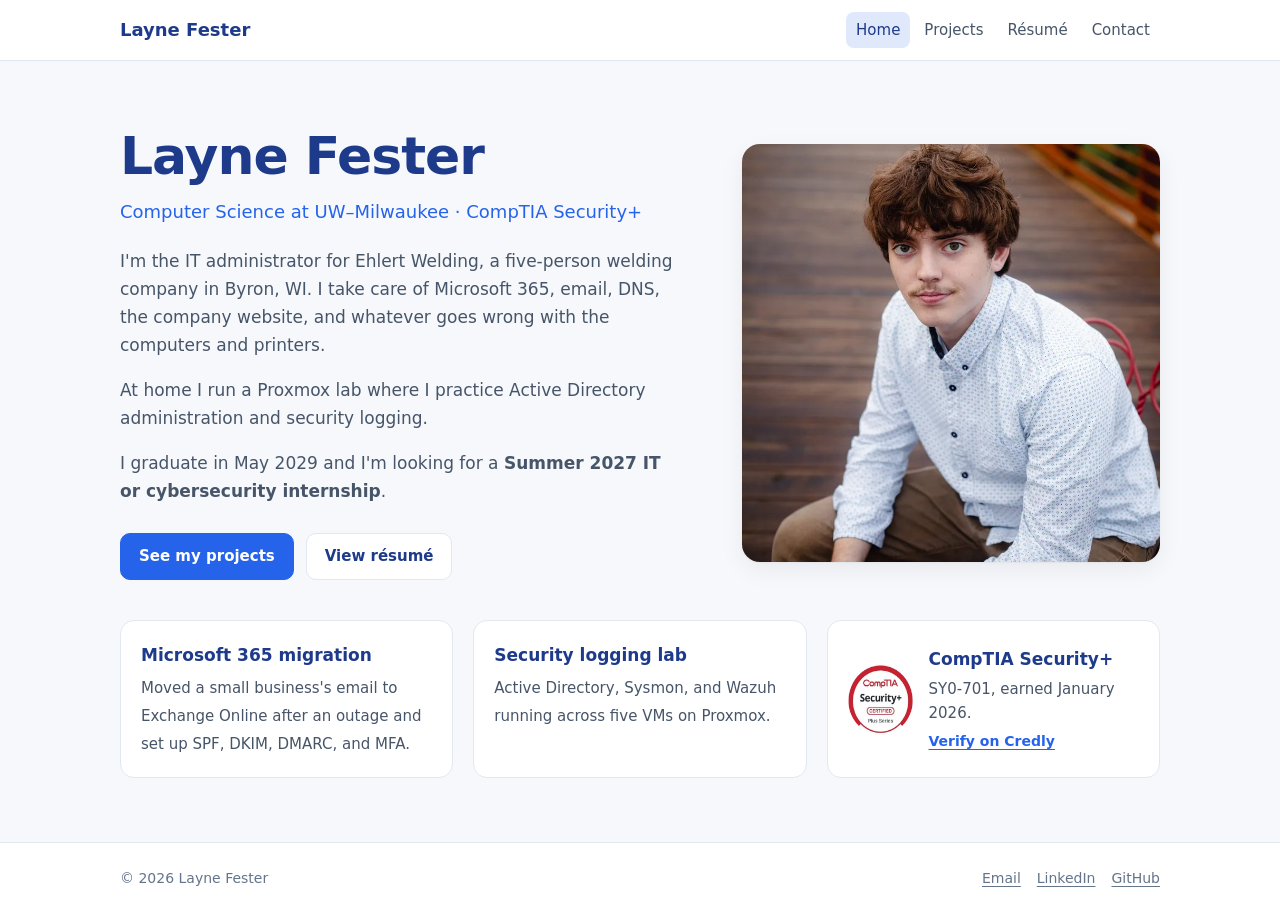
<file: index.html>
<!DOCTYPE html>
<html lang="en">
<head>
  <meta charset="UTF-8">
  <meta name="viewport" content="width=device-width, initial-scale=1">
  <meta http-equiv="Content-Security-Policy" content="default-src 'self'; img-src 'self' data:; style-src 'self'; script-src 'none'; object-src 'none'; base-uri 'self'; form-action 'none'; upgrade-insecure-requests">
  <meta name="referrer" content="strict-origin-when-cross-origin">
  <title>Layne Fester | IT and Cybersecurity</title>
  <meta name="description" content="Layne Fester is a UW–Milwaukee Computer Science student and CompTIA Security+ holder who runs IT for a small welding business. Seeking a Summer 2027 IT or cybersecurity internship.">
  <link rel="canonical" href="https://www.laynefester.me/">
  <meta property="og:type" content="website">
  <meta property="og:site_name" content="Layne Fester">
  <meta property="og:title" content="Layne Fester | IT and Cybersecurity">
  <meta property="og:description" content="Layne Fester is a UW–Milwaukee Computer Science student and CompTIA Security+ holder who runs IT for a small welding business. Seeking a Summer 2027 IT or cybersecurity internship.">
  <meta property="og:url" content="https://www.laynefester.me/">
  <meta property="og:image" content="https://www.laynefester.me/assets/layne-fester-portrait.jpg">
  <meta name="twitter:card" content="summary">
  <meta name="color-scheme" content="light dark">
  <link rel="icon" href="/tabicon.png" type="image/png">
  <link rel="stylesheet" href="/assets/site.css">
</head>
<body>
  <a class="skip-link" href="#main">Skip to content</a>
  <header class="site-header">
    <div class="container">
      <a class="site-name" href="/">Layne Fester</a>
      <nav class="site-nav" aria-label="Main">
        <a class="nav-link" href="/" aria-current="page">Home</a>
        <a class="nav-link" href="/projects/">Projects</a>
        <a class="nav-link" href="/resume/">Résumé</a>
        <a class="nav-link" href="/contact/">Contact</a>
      </nav>
    </div>
  </header>

  <main id="main">
    <section class="hero">
      <div class="container">
        <div>
          <h1>Layne Fester</h1>
          <p class="subtitle"><span>Computer Science at UW–Milwaukee</span><span class="sep" aria-hidden="true"> &middot; </span><span>CompTIA Security+</span></p>
          <p>I'm the IT administrator for Ehlert Welding, a five-person welding company in Byron, WI. I take care of Microsoft 365, email, DNS, the company website, and whatever goes wrong with the computers and printers.</p>
          <p>At home I run a Proxmox lab where I practice Active Directory administration and security logging.</p>
          <p>I graduate in May 2029 and I'm looking for a <strong>Summer 2027 IT or cybersecurity internship</strong>.</p>
          <div class="btn-row">
            <a class="btn" href="/projects/">See my projects</a>
            <a class="btn btn--secondary" href="/resume/">View résumé</a>
          </div>
        </div>
        <picture class="hero-photo">
          <source srcset="/assets/layne-fester-portrait.webp" type="image/webp">
          <img src="/assets/layne-fester-portrait.jpg" width="800" height="794" alt="Portrait of Layne Fester">
        </picture>
      </div>
    </section>

    <section class="container" aria-label="Highlights">
      <ul class="highlights">
        <li><strong>Microsoft 365 migration</strong><span>Moved a small business's email to Exchange Online after an outage and set up SPF, DKIM, DMARC, and MFA.</span></li>
        <li><strong>Security logging lab</strong><span>Active Directory, Sysmon, and Wazuh running across five VMs on Proxmox.</span></li>
        <li class="highlight-badge">
          <picture>
            <source srcset="/assets/security-plus-badge.webp" type="image/webp">
            <img src="/assets/security-plus-badge.png" width="72" height="72" alt="CompTIA Security+ certified badge">
          </picture>
          <div><strong>CompTIA Security+</strong><span>SY0-701, earned January 2026.</span><a class="verify-link" href="https://www.credly.com/badges/3c19a460-5602-424e-b7bb-fce5c89a411a/public_url" target="_blank" rel="noopener noreferrer">Verify on Credly</a></div>
        </li>
      </ul>
    </section>
  </main>

  <footer class="site-footer">
    <div class="container">
      <span>&copy; 2026 Layne Fester</span>
      <nav aria-label="Elsewhere">
        <a href="&#109;&#97;&#105;&#108;&#116;&#111;&#58;&#108;&#100;&#102;&#101;&#115;&#116;&#101;&#114;&#64;&#117;&#119;&#109;&#46;&#101;&#100;&#117;">Email</a>
        <a href="https://www.linkedin.com/in/layne-fester/" target="_blank" rel="noopener noreferrer">LinkedIn</a>
        <a href="https://github.com/rak-dev0" target="_blank" rel="noopener noreferrer">GitHub</a>
      </nav>
    </div>
  </footer>
</body>
</html>
</file>
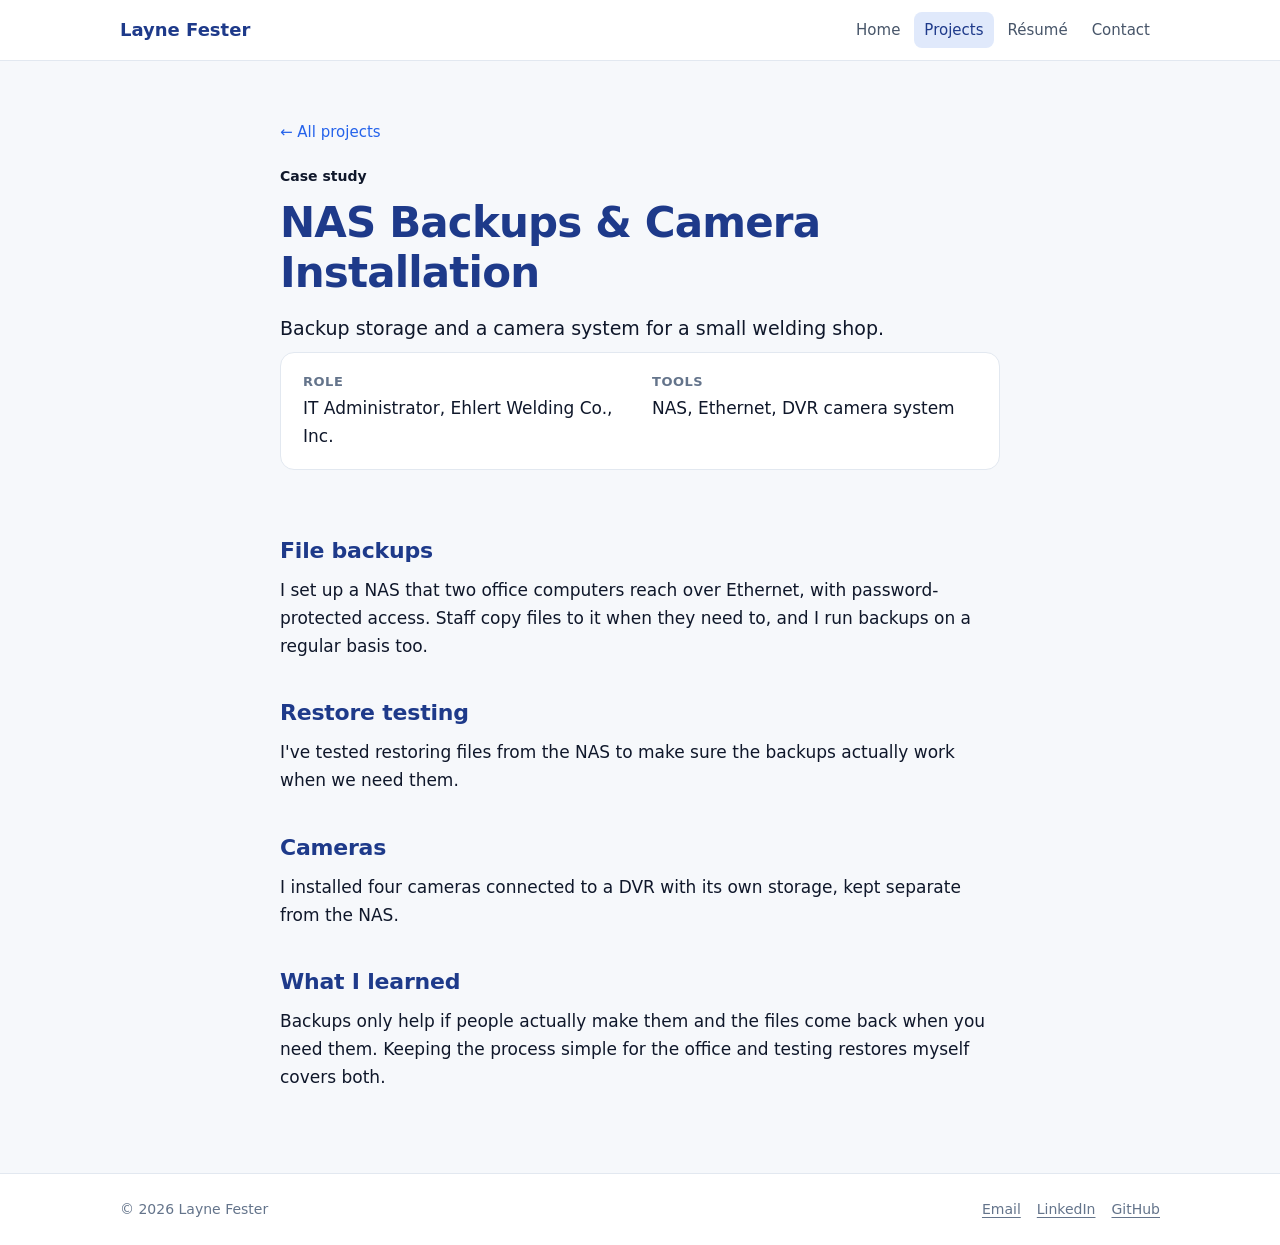
<file: camera-nas/index.html>
<!DOCTYPE html>
<html lang="en">
<head>
  <meta charset="UTF-8">
  <meta name="viewport" content="width=device-width, initial-scale=1">
  <meta http-equiv="Content-Security-Policy" content="default-src 'self'; img-src 'self' data:; style-src 'self'; script-src 'none'; object-src 'none'; base-uri 'self'; form-action 'none'; upgrade-insecure-requests">
  <meta name="referrer" content="strict-origin-when-cross-origin">
  <title>NAS Backups &amp; Camera Installation | Layne Fester</title>
  <meta name="description" content="NAS file backups for two office computers, restore testing, and a four-camera DVR installation for a small welding business.">
  <link rel="canonical" href="https://www.laynefester.me/camera-nas/">
  <meta property="og:type" content="website">
  <meta property="og:site_name" content="Layne Fester">
  <meta property="og:title" content="NAS Backups &amp; Camera Installation | Layne Fester">
  <meta property="og:description" content="NAS file backups for two office computers, restore testing, and a four-camera DVR installation for a small welding business.">
  <meta property="og:url" content="https://www.laynefester.me/camera-nas/">
  <meta property="og:image" content="https://www.laynefester.me/assets/layne-fester-portrait.jpg">
  <meta name="twitter:card" content="summary">
  <meta name="color-scheme" content="light dark">
  <link rel="icon" href="/tabicon.png" type="image/png">
  <link rel="stylesheet" href="/assets/site.css">
</head>
<body>
  <a class="skip-link" href="#main">Skip to content</a>
  <header class="site-header">
    <div class="container">
      <a class="site-name" href="/">Layne Fester</a>
      <nav class="site-nav" aria-label="Main">
        <a class="nav-link" href="/">Home</a>
        <a class="nav-link" href="/projects/" aria-current="page">Projects</a>
        <a class="nav-link" href="/resume/">Résumé</a>
        <a class="nav-link" href="/contact/">Contact</a>
      </nav>
    </div>
  </header>

  <main id="main">
    <article class="container container--narrow article">
      <header class="page-head">
        <a class="back-link" href="/projects/">&larr; All projects</a>
        <p class="eyebrow">Case study</p>
        <h1>NAS Backups &amp; Camera Installation</h1>
        <p class="lede">Backup storage and a camera system for a small welding shop.</p>
        <dl class="glance">
          <div><dt>Role</dt><dd>IT Administrator, Ehlert Welding Co., Inc.</dd></div>
          <div><dt>Tools</dt><dd>NAS, Ethernet, DVR camera system</dd></div>
        </dl>
      </header>

      <h2>File backups</h2>
      <p>I set up a NAS that two office computers reach over Ethernet, with password-protected access. Staff copy files to it when they need to, and I run backups on a regular basis too.</p>

      <h2>Restore testing</h2>
      <p>I've tested restoring files from the NAS to make sure the backups actually work when we need them.</p>

      <h2>Cameras</h2>
      <p>I installed four cameras connected to a DVR with its own storage, kept separate from the NAS.</p>

      <h2>What I learned</h2>
      <p>Backups only help if people actually make them and the files come back when you need them. Keeping the process simple for the office and testing restores myself covers both.</p>
    </article>
  </main>

  <footer class="site-footer">
    <div class="container">
      <span>&copy; 2026 Layne Fester</span>
      <nav aria-label="Elsewhere">
        <a href="&#109;&#97;&#105;&#108;&#116;&#111;&#58;&#108;&#100;&#102;&#101;&#115;&#116;&#101;&#114;&#64;&#117;&#119;&#109;&#46;&#101;&#100;&#117;">Email</a>
        <a href="https://www.linkedin.com/in/layne-fester/" target="_blank" rel="noopener noreferrer">LinkedIn</a>
        <a href="https://github.com/rak-dev0" target="_blank" rel="noopener noreferrer">GitHub</a>
      </nav>
    </div>
  </footer>
</body>
</html>
</file>
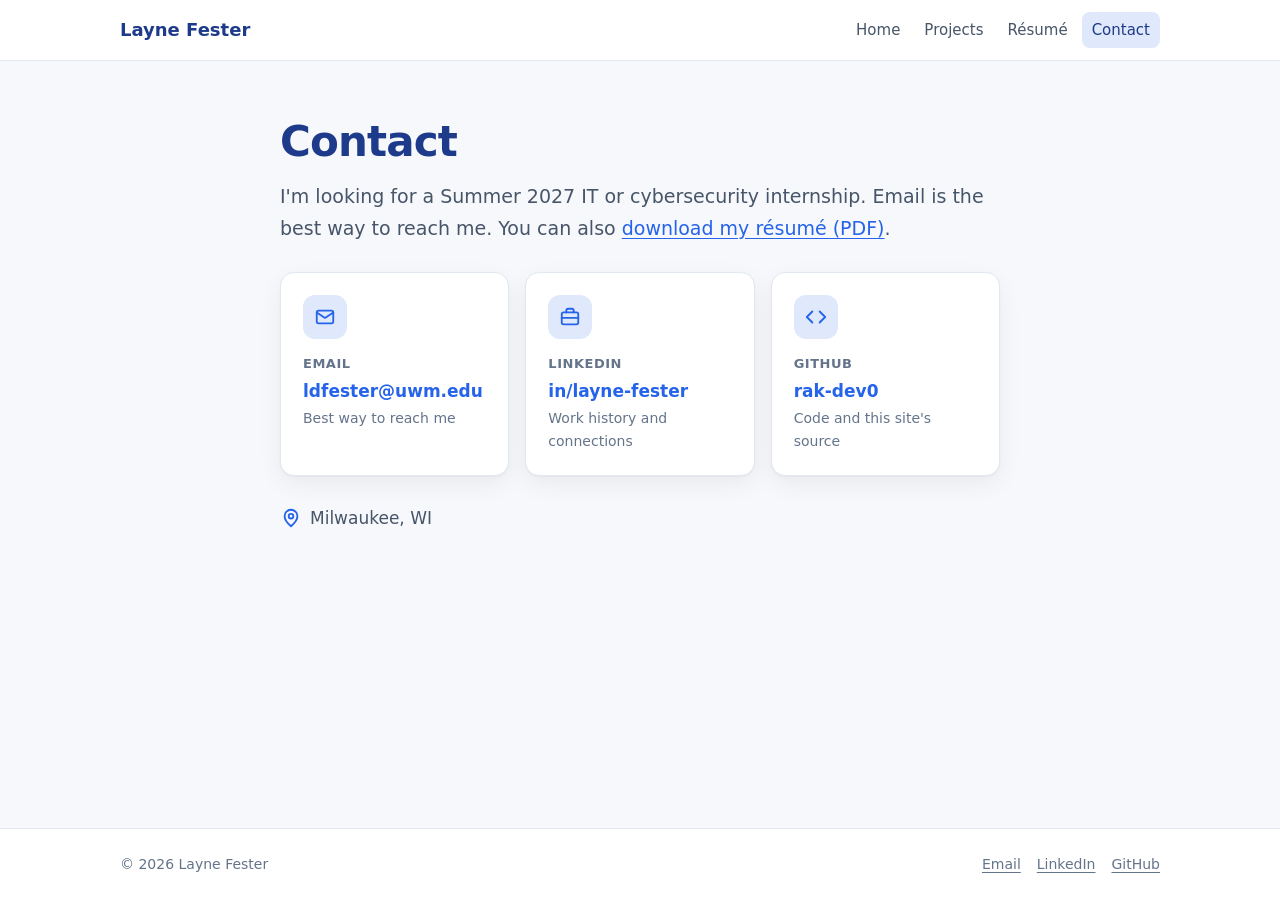
<file: contact/index.html>
<!DOCTYPE html>
<html lang="en">
<head>
  <meta charset="UTF-8">
  <meta name="viewport" content="width=device-width, initial-scale=1">
  <meta http-equiv="Content-Security-Policy" content="default-src 'self'; img-src 'self' data:; style-src 'self'; script-src 'none'; object-src 'none'; base-uri 'self'; form-action 'none'; upgrade-insecure-requests">
  <meta name="referrer" content="strict-origin-when-cross-origin">
  <title>Contact | Layne Fester</title>
  <meta name="description" content="Contact Layne Fester about Summer 2027 IT and cybersecurity internships by email, LinkedIn, or GitHub.">
  <link rel="canonical" href="https://www.laynefester.me/contact/">
  <meta property="og:type" content="website">
  <meta property="og:site_name" content="Layne Fester">
  <meta property="og:title" content="Contact | Layne Fester">
  <meta property="og:description" content="Contact Layne Fester about Summer 2027 IT and cybersecurity internships by email, LinkedIn, or GitHub.">
  <meta property="og:url" content="https://www.laynefester.me/contact/">
  <meta property="og:image" content="https://www.laynefester.me/assets/layne-fester-portrait.jpg">
  <meta name="twitter:card" content="summary">
  <meta name="color-scheme" content="light dark">
  <link rel="icon" href="/tabicon.png" type="image/png">
  <link rel="stylesheet" href="/assets/site.css">
</head>
<body>
  <a class="skip-link" href="#main">Skip to content</a>
  <header class="site-header">
    <div class="container">
      <a class="site-name" href="/">Layne Fester</a>
      <nav class="site-nav" aria-label="Main">
        <a class="nav-link" href="/">Home</a>
        <a class="nav-link" href="/projects/">Projects</a>
        <a class="nav-link" href="/resume/">Résumé</a>
        <a class="nav-link" href="/contact/" aria-current="page">Contact</a>
      </nav>
    </div>
  </header>

  <main id="main">
    <div class="container container--narrow">
      <header class="page-head">
        <h1>Contact</h1>
        <p class="lede">I'm looking for a Summer 2027 IT or cybersecurity internship. Email is the best way to reach me. You can also <a href="/assets/Layne-Fester-Resume.pdf" download>download my résumé (PDF)</a>.</p>
      </header>

      <div class="contact-list">
        <a class="card contact-card" href="&#109;&#97;&#105;&#108;&#116;&#111;&#58;&#108;&#100;&#102;&#101;&#115;&#116;&#101;&#114;&#64;&#117;&#119;&#109;&#46;&#101;&#100;&#117;">
          <span class="icon-tile"><svg class="icon" viewBox="0 0 24 24" width="22" height="22" fill="none" stroke="currentColor" stroke-width="2" stroke-linecap="round" stroke-linejoin="round" aria-hidden="true" focusable="false"><rect x="3" y="5" width="18" height="14" rx="2"/><path d="m3 7 9 6 9-6"/></svg></span>
          <span class="contact-text">
            <span class="label">Email</span>
            <span class="value">&#108;&#100;&#102;&#101;&#115;&#116;&#101;&#114;&#64;&#117;&#119;&#109;&#46;&#101;&#100;&#117;</span>
            <span class="hint">Best way to reach me</span>
          </span>
        </a>
        <a class="card contact-card" href="https://www.linkedin.com/in/layne-fester/" target="_blank" rel="noopener noreferrer">
          <span class="icon-tile"><svg class="icon" viewBox="0 0 24 24" width="22" height="22" fill="none" stroke="currentColor" stroke-width="2" stroke-linecap="round" stroke-linejoin="round" aria-hidden="true" focusable="false"><rect x="3" y="7" width="18" height="13" rx="2"/><path d="M8 7V5a2 2 0 0 1 2-2h4a2 2 0 0 1 2 2v2"/><path d="M3 13h18"/></svg></span>
          <span class="contact-text">
            <span class="label">LinkedIn</span>
            <span class="value">in/layne-fester</span>
            <span class="hint">Work history and connections</span>
          </span>
        </a>
        <a class="card contact-card" href="https://github.com/rak-dev0" target="_blank" rel="noopener noreferrer">
          <span class="icon-tile"><svg class="icon" viewBox="0 0 24 24" width="22" height="22" fill="none" stroke="currentColor" stroke-width="2" stroke-linecap="round" stroke-linejoin="round" aria-hidden="true" focusable="false"><path d="m16 18 6-6-6-6"/><path d="m8 6-6 6 6 6"/></svg></span>
          <span class="contact-text">
            <span class="label">GitHub</span>
            <span class="value">rak-dev0</span>
            <span class="hint">Code and this site's source</span>
          </span>
        </a>
      </div>

      <p class="location"><svg class="icon" viewBox="0 0 24 24" width="22" height="22" fill="none" stroke="currentColor" stroke-width="2" stroke-linecap="round" stroke-linejoin="round" aria-hidden="true" focusable="false"><path d="M12 21s-7-6.2-7-11a7 7 0 0 1 14 0c0 4.8-7 11-7 11z"/><circle cx="12" cy="10" r="2.5"/></svg><span>Milwaukee, WI</span></p>
    </div>
  </main>

  <footer class="site-footer">
    <div class="container">
      <span>&copy; 2026 Layne Fester</span>
      <nav aria-label="Elsewhere">
        <a href="&#109;&#97;&#105;&#108;&#116;&#111;&#58;&#108;&#100;&#102;&#101;&#115;&#116;&#101;&#114;&#64;&#117;&#119;&#109;&#46;&#101;&#100;&#117;">Email</a>
        <a href="https://www.linkedin.com/in/layne-fester/" target="_blank" rel="noopener noreferrer">LinkedIn</a>
        <a href="https://github.com/rak-dev0" target="_blank" rel="noopener noreferrer">GitHub</a>
      </nav>
    </div>
  </footer>
</body>
</html>
</file>
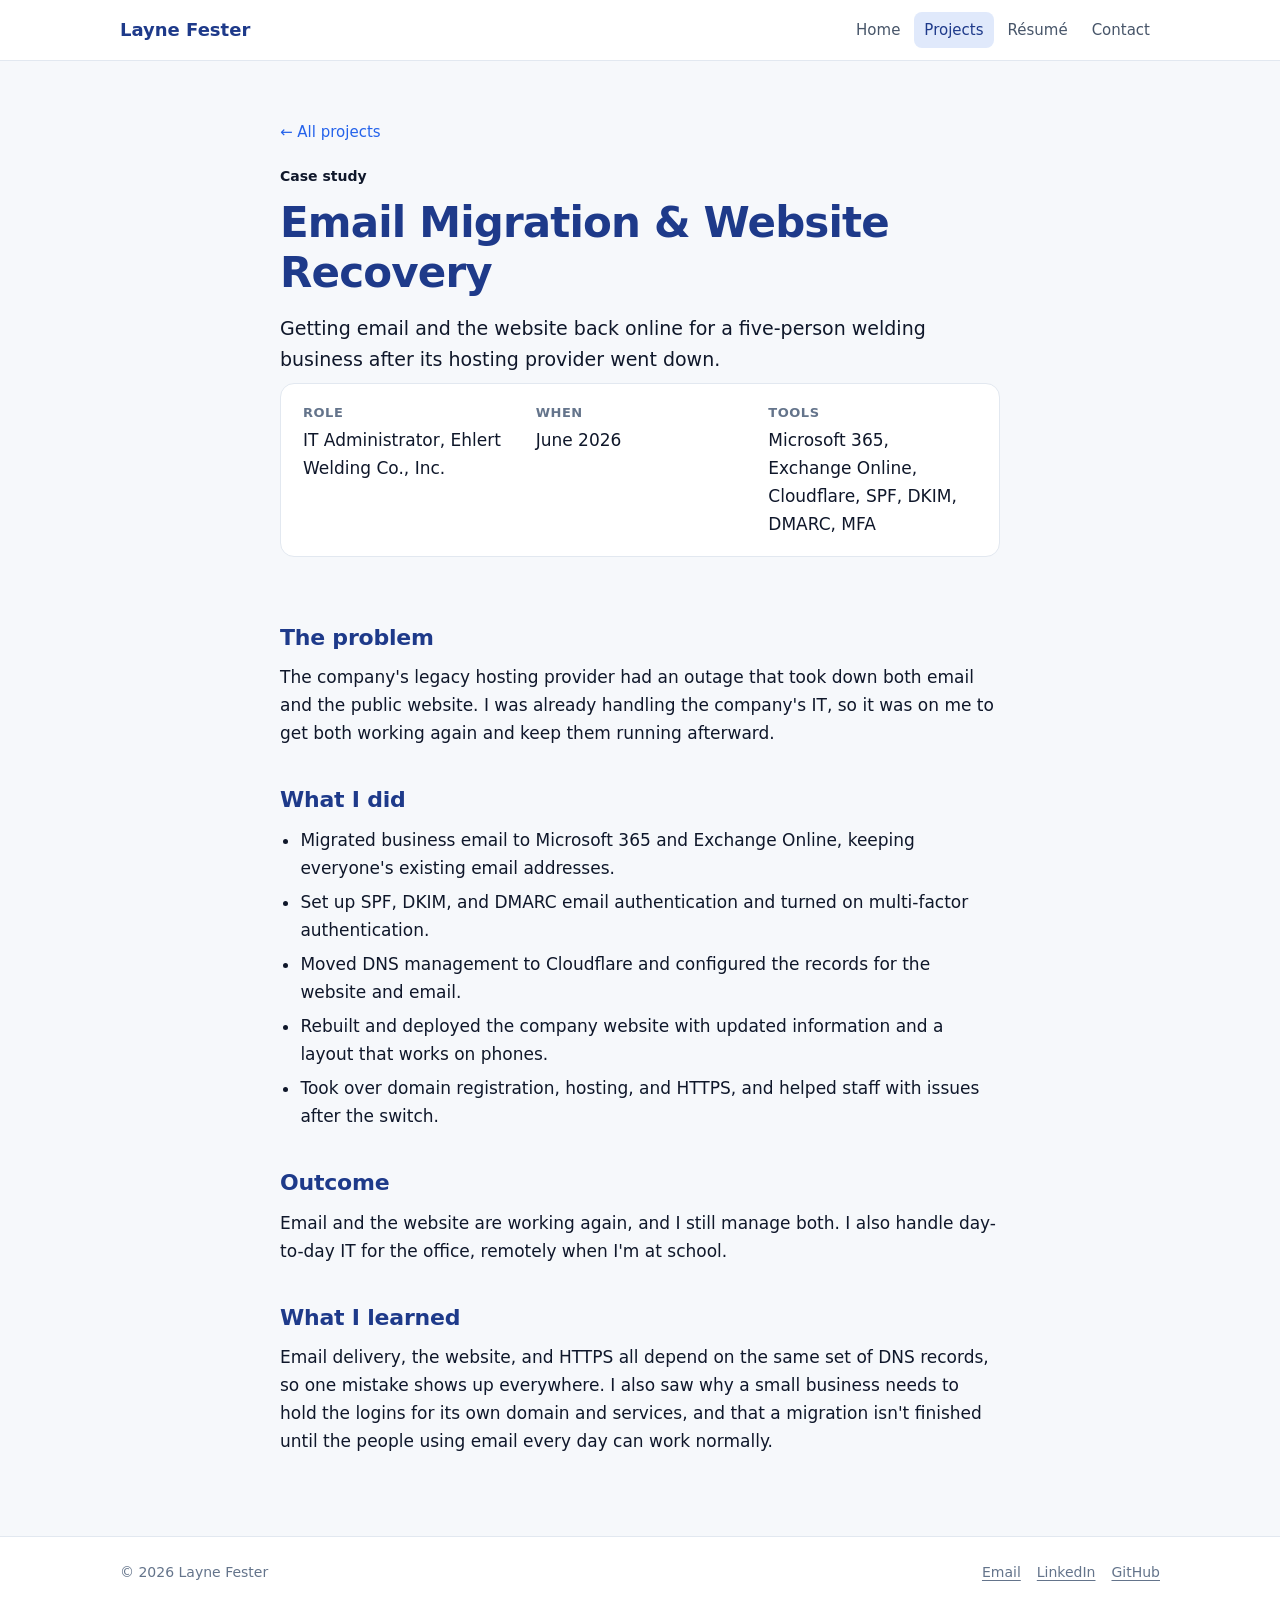
<file: ehlert-recovery/index.html>
<!DOCTYPE html>
<html lang="en">
<head>
  <meta charset="UTF-8">
  <meta name="viewport" content="width=device-width, initial-scale=1">
  <meta http-equiv="Content-Security-Policy" content="default-src 'self'; img-src 'self' data:; style-src 'self'; script-src 'none'; object-src 'none'; base-uri 'self'; form-action 'none'; upgrade-insecure-requests">
  <meta name="referrer" content="strict-origin-when-cross-origin">
  <title>Email Migration &amp; Website Recovery | Layne Fester</title>
  <meta name="description" content="How Layne Fester restored a small business&#x27;s email and website after a hosting outage: Microsoft 365, Cloudflare DNS, SPF, DKIM, DMARC, and MFA.">
  <link rel="canonical" href="https://www.laynefester.me/ehlert-recovery/">
  <meta property="og:type" content="website">
  <meta property="og:site_name" content="Layne Fester">
  <meta property="og:title" content="Email Migration &amp; Website Recovery | Layne Fester">
  <meta property="og:description" content="How Layne Fester restored a small business&#x27;s email and website after a hosting outage: Microsoft 365, Cloudflare DNS, SPF, DKIM, DMARC, and MFA.">
  <meta property="og:url" content="https://www.laynefester.me/ehlert-recovery/">
  <meta property="og:image" content="https://www.laynefester.me/assets/layne-fester-portrait.jpg">
  <meta name="twitter:card" content="summary">
  <meta name="color-scheme" content="light dark">
  <link rel="icon" href="/tabicon.png" type="image/png">
  <link rel="stylesheet" href="/assets/site.css">
</head>
<body>
  <a class="skip-link" href="#main">Skip to content</a>
  <header class="site-header">
    <div class="container">
      <a class="site-name" href="/">Layne Fester</a>
      <nav class="site-nav" aria-label="Main">
        <a class="nav-link" href="/">Home</a>
        <a class="nav-link" href="/projects/" aria-current="page">Projects</a>
        <a class="nav-link" href="/resume/">Résumé</a>
        <a class="nav-link" href="/contact/">Contact</a>
      </nav>
    </div>
  </header>

  <main id="main">
    <article class="container container--narrow article">
      <header class="page-head">
        <a class="back-link" href="/projects/">&larr; All projects</a>
        <p class="eyebrow">Case study</p>
        <h1>Email Migration &amp; Website Recovery</h1>
        <p class="lede">Getting email and the website back online for a five-person welding business after its hosting provider went down.</p>
        <dl class="glance">
          <div><dt>Role</dt><dd>IT Administrator, Ehlert Welding Co., Inc.</dd></div>
          <div><dt>When</dt><dd>June 2026</dd></div>
          <div><dt>Tools</dt><dd>Microsoft 365, Exchange Online, Cloudflare, SPF, DKIM, DMARC, MFA</dd></div>
        </dl>
      </header>

      <h2>The problem</h2>
      <p>The company's legacy hosting provider had an outage that took down both email and the public website. I was already handling the company's IT, so it was on me to get both working again and keep them running afterward.</p>

      <h2>What I did</h2>
      <ul>
        <li>Migrated business email to Microsoft 365 and Exchange Online, keeping everyone's existing email addresses.</li>
        <li>Set up SPF, DKIM, and DMARC email authentication and turned on multi-factor authentication.</li>
        <li>Moved DNS management to Cloudflare and configured the records for the website and email.</li>
        <li>Rebuilt and deployed the company website with updated information and a layout that works on phones.</li>
        <li>Took over domain registration, hosting, and HTTPS, and helped staff with issues after the switch.</li>
      </ul>

      <h2>Outcome</h2>
      <p>Email and the website are working again, and I still manage both. I also handle day-to-day IT for the office, remotely when I'm at school.</p>

      <h2>What I learned</h2>
      <p>Email delivery, the website, and HTTPS all depend on the same set of DNS records, so one mistake shows up everywhere. I also saw why a small business needs to hold the logins for its own domain and services, and that a migration isn't finished until the people using email every day can work normally.</p>
    </article>
  </main>

  <footer class="site-footer">
    <div class="container">
      <span>&copy; 2026 Layne Fester</span>
      <nav aria-label="Elsewhere">
        <a href="&#109;&#97;&#105;&#108;&#116;&#111;&#58;&#108;&#100;&#102;&#101;&#115;&#116;&#101;&#114;&#64;&#117;&#119;&#109;&#46;&#101;&#100;&#117;">Email</a>
        <a href="https://www.linkedin.com/in/layne-fester/" target="_blank" rel="noopener noreferrer">LinkedIn</a>
        <a href="https://github.com/rak-dev0" target="_blank" rel="noopener noreferrer">GitHub</a>
      </nav>
    </div>
  </footer>
</body>
</html>
</file>
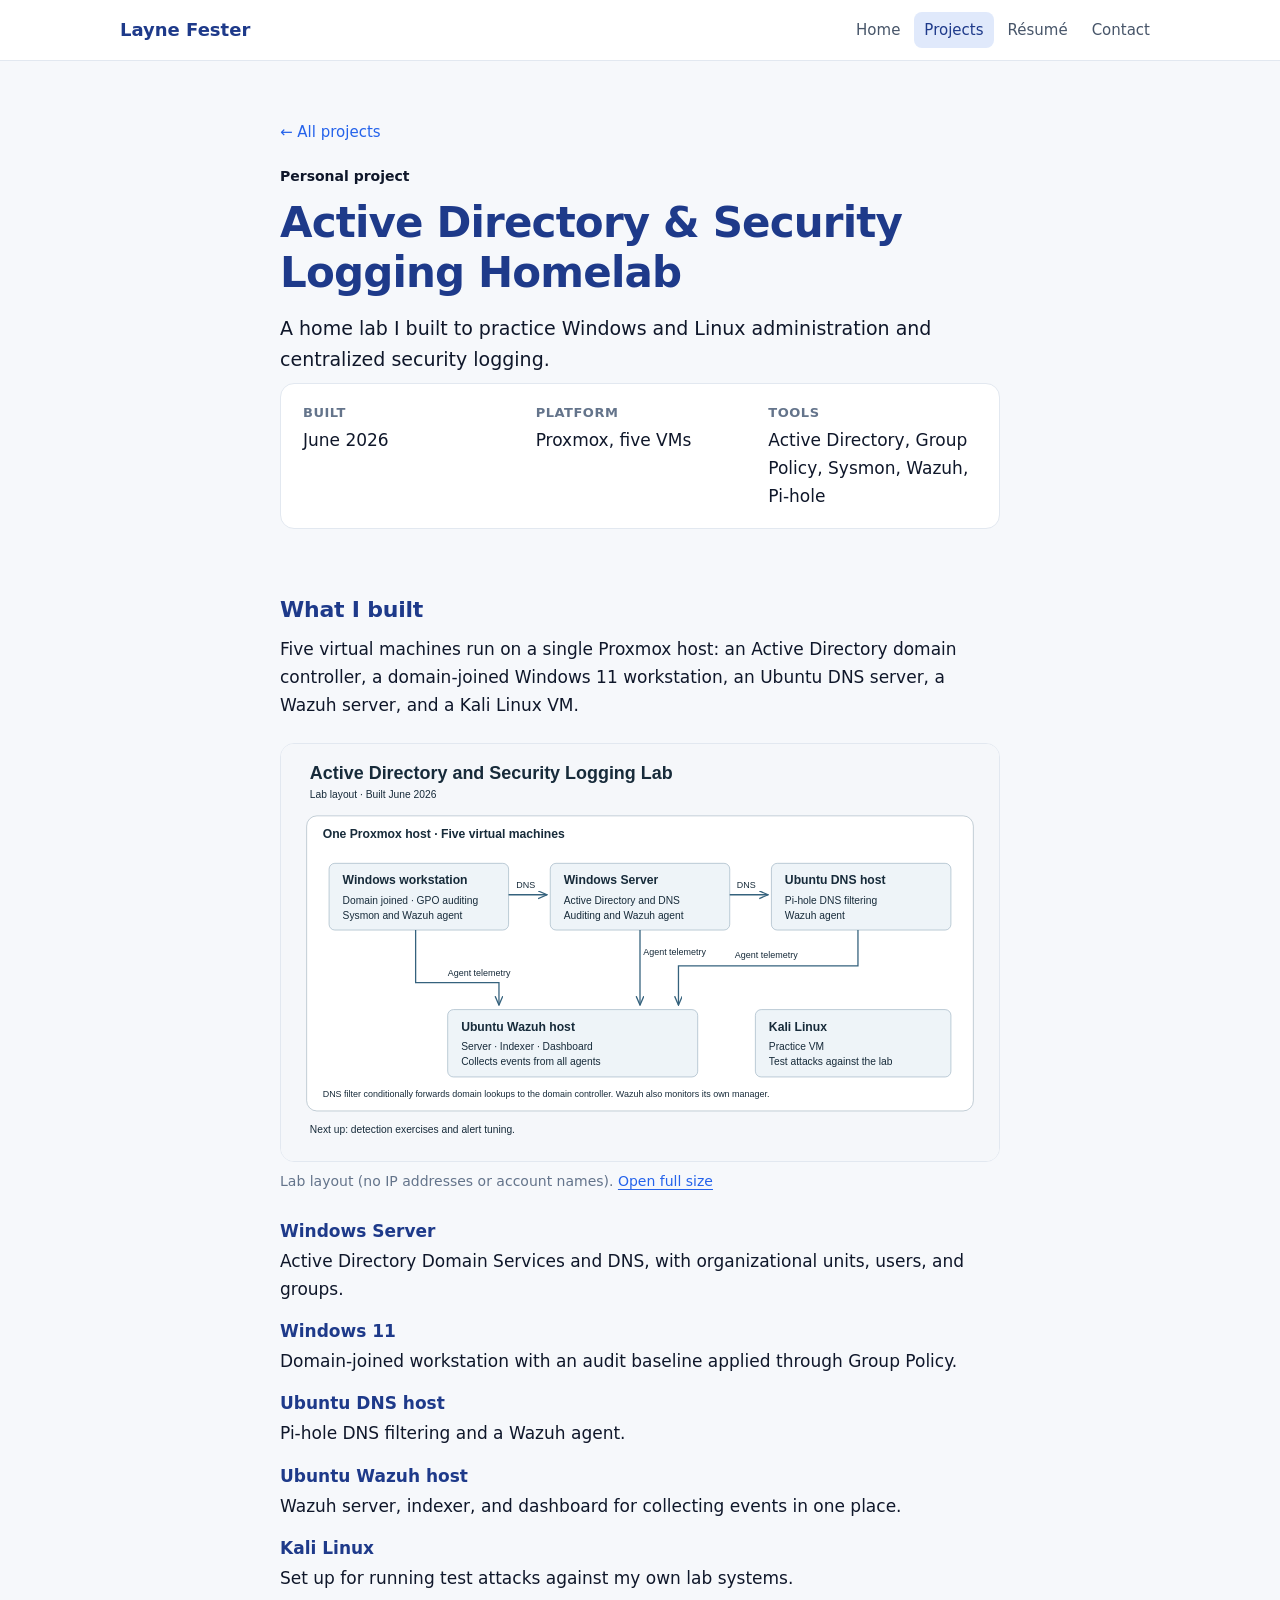
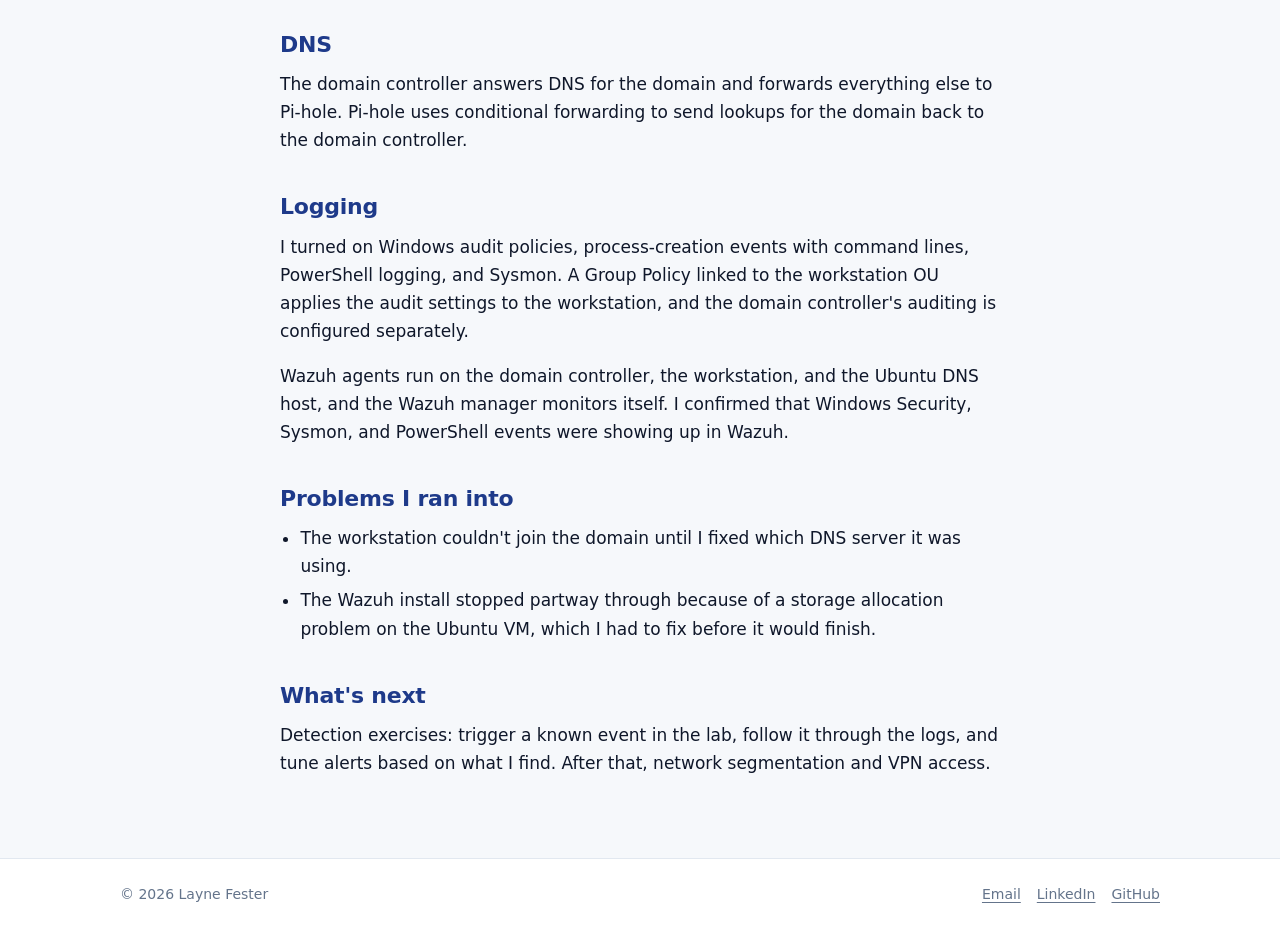
<file: homelab/index.html>
<!DOCTYPE html>
<html lang="en">
<head>
  <meta charset="UTF-8">
  <meta name="viewport" content="width=device-width, initial-scale=1">
  <meta http-equiv="Content-Security-Policy" content="default-src 'self'; img-src 'self' data:; style-src 'self'; script-src 'none'; object-src 'none'; base-uri 'self'; form-action 'none'; upgrade-insecure-requests">
  <meta name="referrer" content="strict-origin-when-cross-origin">
  <title>Active Directory &amp; Security Logging Homelab | Layne Fester</title>
  <meta name="description" content="A five-VM Proxmox lab with Active Directory, Group Policy auditing, Sysmon, PowerShell logging, and Wazuh event collection.">
  <link rel="canonical" href="https://www.laynefester.me/homelab/">
  <meta property="og:type" content="website">
  <meta property="og:site_name" content="Layne Fester">
  <meta property="og:title" content="Active Directory &amp; Security Logging Homelab | Layne Fester">
  <meta property="og:description" content="A five-VM Proxmox lab with Active Directory, Group Policy auditing, Sysmon, PowerShell logging, and Wazuh event collection.">
  <meta property="og:url" content="https://www.laynefester.me/homelab/">
  <meta property="og:image" content="https://www.laynefester.me/assets/layne-fester-portrait.jpg">
  <meta name="twitter:card" content="summary">
  <meta name="color-scheme" content="light dark">
  <link rel="icon" href="/tabicon.png" type="image/png">
  <link rel="stylesheet" href="/assets/site.css">
</head>
<body>
  <a class="skip-link" href="#main">Skip to content</a>
  <header class="site-header">
    <div class="container">
      <a class="site-name" href="/">Layne Fester</a>
      <nav class="site-nav" aria-label="Main">
        <a class="nav-link" href="/">Home</a>
        <a class="nav-link" href="/projects/" aria-current="page">Projects</a>
        <a class="nav-link" href="/resume/">Résumé</a>
        <a class="nav-link" href="/contact/">Contact</a>
      </nav>
    </div>
  </header>

  <main id="main">
    <article class="container container--narrow article">
      <header class="page-head">
        <a class="back-link" href="/projects/">&larr; All projects</a>
        <p class="eyebrow">Personal project</p>
        <h1>Active Directory &amp; Security Logging Homelab</h1>
        <p class="lede">A home lab I built to practice Windows and Linux administration and centralized security logging.</p>
        <dl class="glance">
          <div><dt>Built</dt><dd>June 2026</dd></div>
          <div><dt>Platform</dt><dd>Proxmox, five VMs</dd></div>
          <div><dt>Tools</dt><dd>Active Directory, Group Policy, Sysmon, Wazuh, Pi-hole</dd></div>
        </dl>
      </header>

      <h2>What I built</h2>
      <p>Five virtual machines run on a single Proxmox host: an Active Directory domain controller, a domain-joined Windows 11 workstation, an Ubuntu DNS server, a Wazuh server, and a Kali Linux VM.</p>
      <figure class="figure">
        <img src="/assets/homelab-overview.svg" width="1120" height="650" alt="Diagram of five VMs on one Proxmox host. The Windows workstation uses the domain controller for DNS, which forwards to Pi-hole on the Ubuntu DNS host. The workstation, domain controller, and Ubuntu DNS host send agent data to the Wazuh server. Kali sits alongside for practice.">
        <figcaption>Lab layout (no IP addresses or account names). <a href="/assets/homelab-overview.svg" target="_blank" rel="noopener noreferrer">Open full size</a></figcaption>
      </figure>
      <dl class="component-list">
        <dt>Windows Server</dt><dd>Active Directory Domain Services and DNS, with organizational units, users, and groups.</dd>
        <dt>Windows 11</dt><dd>Domain-joined workstation with an audit baseline applied through Group Policy.</dd>
        <dt>Ubuntu DNS host</dt><dd>Pi-hole DNS filtering and a Wazuh agent.</dd>
        <dt>Ubuntu Wazuh host</dt><dd>Wazuh server, indexer, and dashboard for collecting events in one place.</dd>
        <dt>Kali Linux</dt><dd>Set up for running test attacks against my own lab systems.</dd>
      </dl>

      <h2>DNS</h2>
      <p>The domain controller answers DNS for the domain and forwards everything else to Pi-hole. Pi-hole uses conditional forwarding to send lookups for the domain back to the domain controller.</p>

      <h2>Logging</h2>
      <p>I turned on Windows audit policies, process-creation events with command lines, PowerShell logging, and Sysmon. A Group Policy linked to the workstation OU applies the audit settings to the workstation, and the domain controller's auditing is configured separately.</p>
      <p>Wazuh agents run on the domain controller, the workstation, and the Ubuntu DNS host, and the Wazuh manager monitors itself. I confirmed that Windows Security, Sysmon, and PowerShell events were showing up in Wazuh.</p>

      <h2>Problems I ran into</h2>
      <ul>
        <li>The workstation couldn't join the domain until I fixed which DNS server it was using.</li>
        <li>The Wazuh install stopped partway through because of a storage allocation problem on the Ubuntu VM, which I had to fix before it would finish.</li>
      </ul>

      <h2>What's next</h2>
      <p>Detection exercises: trigger a known event in the lab, follow it through the logs, and tune alerts based on what I find. After that, network segmentation and VPN access.</p>
    </article>
  </main>

  <footer class="site-footer">
    <div class="container">
      <span>&copy; 2026 Layne Fester</span>
      <nav aria-label="Elsewhere">
        <a href="&#109;&#97;&#105;&#108;&#116;&#111;&#58;&#108;&#100;&#102;&#101;&#115;&#116;&#101;&#114;&#64;&#117;&#119;&#109;&#46;&#101;&#100;&#117;">Email</a>
        <a href="https://www.linkedin.com/in/layne-fester/" target="_blank" rel="noopener noreferrer">LinkedIn</a>
        <a href="https://github.com/rak-dev0" target="_blank" rel="noopener noreferrer">GitHub</a>
      </nav>
    </div>
  </footer>
</body>
</html>
</file>
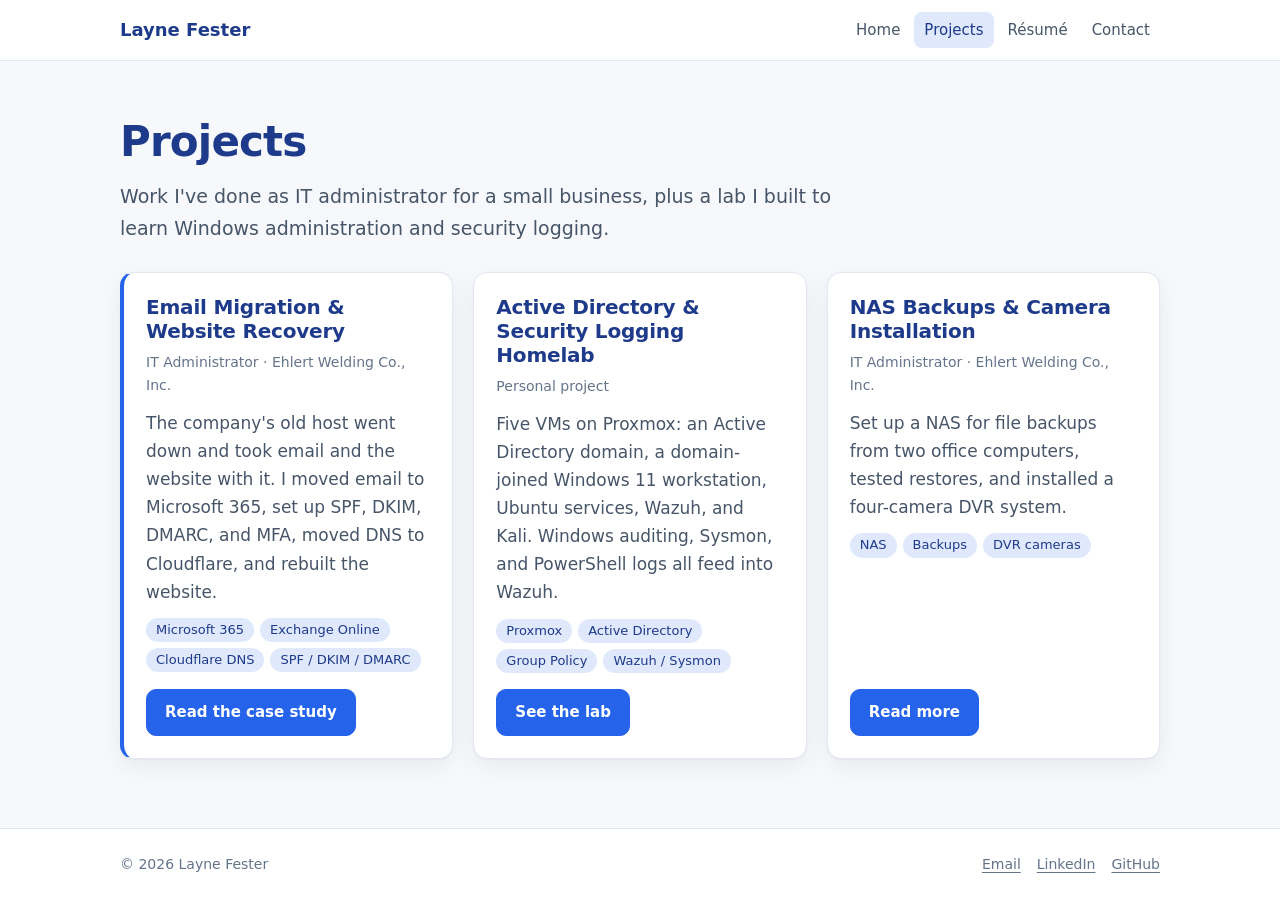
<file: projects/index.html>
<!DOCTYPE html>
<html lang="en">
<head>
  <meta charset="UTF-8">
  <meta name="viewport" content="width=device-width, initial-scale=1">
  <meta http-equiv="Content-Security-Policy" content="default-src 'self'; img-src 'self' data:; style-src 'self'; script-src 'none'; object-src 'none'; base-uri 'self'; form-action 'none'; upgrade-insecure-requests">
  <meta name="referrer" content="strict-origin-when-cross-origin">
  <title>Projects | Layne Fester</title>
  <meta name="description" content="Email migration and website recovery, an Active Directory and Wazuh homelab, and NAS backup and camera work by Layne Fester.">
  <link rel="canonical" href="https://www.laynefester.me/projects/">
  <meta property="og:type" content="website">
  <meta property="og:site_name" content="Layne Fester">
  <meta property="og:title" content="Projects | Layne Fester">
  <meta property="og:description" content="Email migration and website recovery, an Active Directory and Wazuh homelab, and NAS backup and camera work by Layne Fester.">
  <meta property="og:url" content="https://www.laynefester.me/projects/">
  <meta property="og:image" content="https://www.laynefester.me/assets/layne-fester-portrait.jpg">
  <meta name="twitter:card" content="summary">
  <meta name="color-scheme" content="light dark">
  <link rel="icon" href="/tabicon.png" type="image/png">
  <link rel="stylesheet" href="/assets/site.css">
</head>
<body>
  <a class="skip-link" href="#main">Skip to content</a>
  <header class="site-header">
    <div class="container">
      <a class="site-name" href="/">Layne Fester</a>
      <nav class="site-nav" aria-label="Main">
        <a class="nav-link" href="/">Home</a>
        <a class="nav-link" href="/projects/" aria-current="page">Projects</a>
        <a class="nav-link" href="/resume/">Résumé</a>
        <a class="nav-link" href="/contact/">Contact</a>
      </nav>
    </div>
  </header>

  <main id="main">
    <div class="container">
      <header class="page-head">
        <h1>Projects</h1>
        <p class="lede">Work I've done as IT administrator for a small business, plus a lab I built to learn Windows administration and security logging.</p>
      </header>

      <div class="card-grid">
        <article class="card card--featured">
          <h2>Email Migration &amp; Website Recovery</h2>
          <p class="meta">IT Administrator &middot; Ehlert Welding Co., Inc.</p>
          <p>The company's old host went down and took email and the website with it. I moved email to Microsoft 365, set up SPF, DKIM, DMARC, and MFA, moved DNS to Cloudflare, and rebuilt the website.</p>
          <ul class="tags"><li class="tag">Microsoft 365</li><li class="tag">Exchange Online</li><li class="tag">Cloudflare DNS</li><li class="tag">SPF / DKIM / DMARC</li></ul>
          <div class="btn-row"><a class="btn" href="/ehlert-recovery/">Read the case study</a></div>
        </article>

        <article class="card">
          <h2>Active Directory &amp; Security Logging Homelab</h2>
          <p class="meta">Personal project</p>
          <p>Five VMs on Proxmox: an Active Directory domain, a domain-joined Windows 11 workstation, Ubuntu services, Wazuh, and Kali. Windows auditing, Sysmon, and PowerShell logs all feed into Wazuh.</p>
          <ul class="tags"><li class="tag">Proxmox</li><li class="tag">Active Directory</li><li class="tag">Group Policy</li><li class="tag">Wazuh / Sysmon</li></ul>
          <div class="btn-row"><a class="btn" href="/homelab/">See the lab</a></div>
        </article>

        <article class="card">
          <h2>NAS Backups &amp; Camera Installation</h2>
          <p class="meta">IT Administrator &middot; Ehlert Welding Co., Inc.</p>
          <p>Set up a NAS for file backups from two office computers, tested restores, and installed a four-camera DVR system.</p>
          <ul class="tags"><li class="tag">NAS</li><li class="tag">Backups</li><li class="tag">DVR cameras</li></ul>
          <div class="btn-row"><a class="btn" href="/camera-nas/">Read more</a></div>
        </article>
      </div>
    </div>
  </main>

  <footer class="site-footer">
    <div class="container">
      <span>&copy; 2026 Layne Fester</span>
      <nav aria-label="Elsewhere">
        <a href="&#109;&#97;&#105;&#108;&#116;&#111;&#58;&#108;&#100;&#102;&#101;&#115;&#116;&#101;&#114;&#64;&#117;&#119;&#109;&#46;&#101;&#100;&#117;">Email</a>
        <a href="https://www.linkedin.com/in/layne-fester/" target="_blank" rel="noopener noreferrer">LinkedIn</a>
        <a href="https://github.com/rak-dev0" target="_blank" rel="noopener noreferrer">GitHub</a>
      </nav>
    </div>
  </footer>
</body>
</html>
</file>
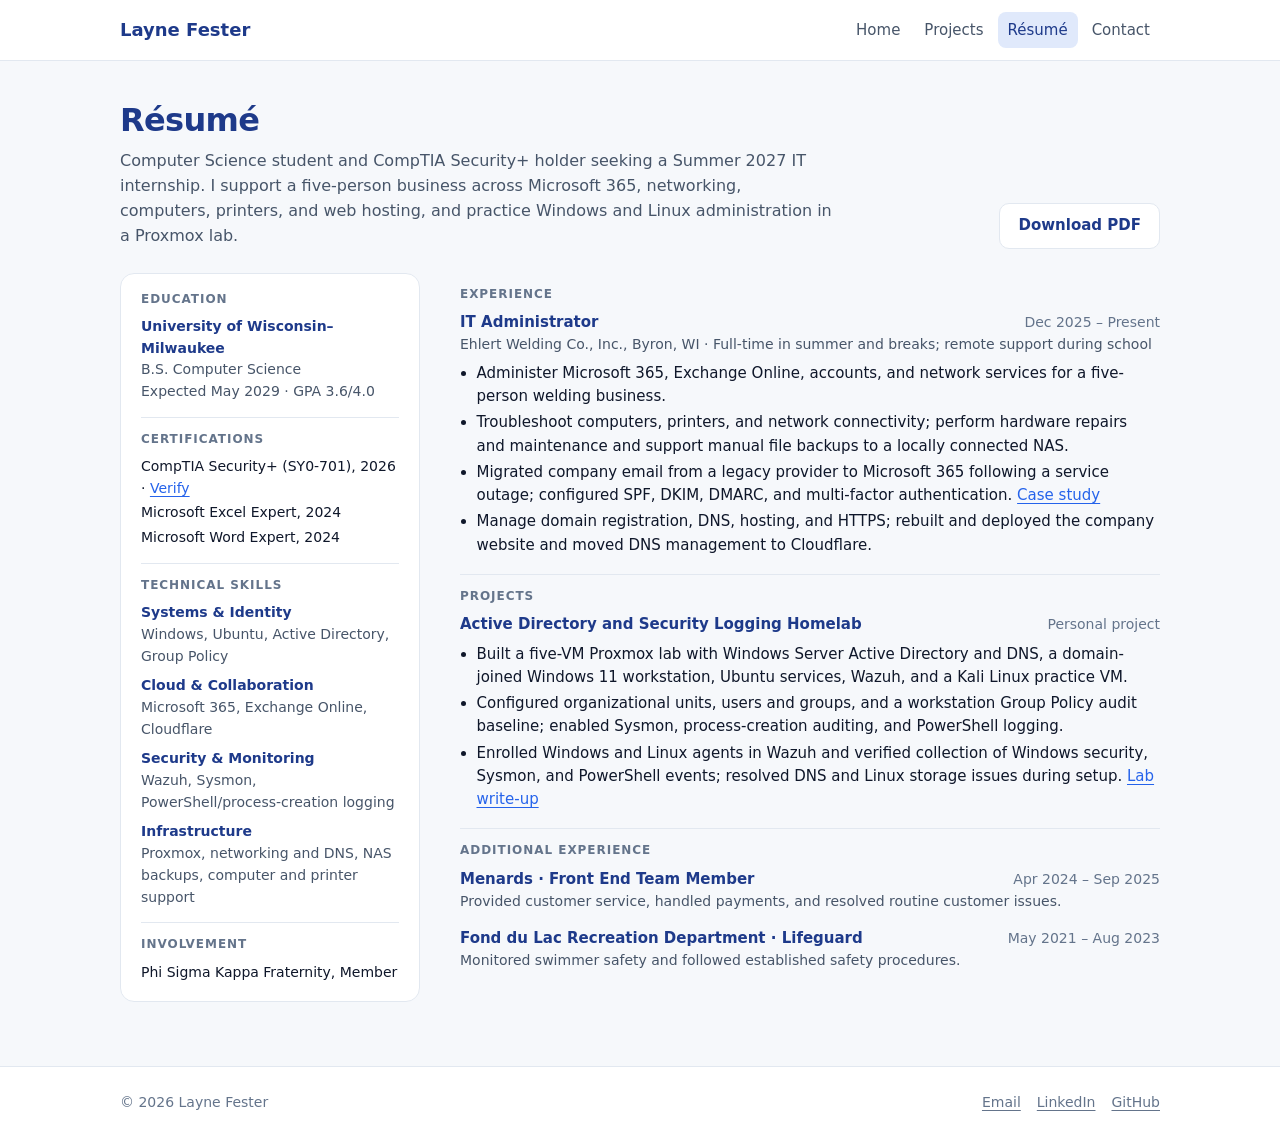
<file: resume/index.html>
<!DOCTYPE html>
<html lang="en">
<head>
  <meta charset="UTF-8">
  <meta name="viewport" content="width=device-width, initial-scale=1">
  <meta http-equiv="Content-Security-Policy" content="default-src 'self'; img-src 'self' data:; style-src 'self'; script-src 'none'; object-src 'none'; base-uri 'self'; form-action 'none'; upgrade-insecure-requests">
  <meta name="referrer" content="strict-origin-when-cross-origin">
  <title>Résumé | Layne Fester</title>
  <meta name="description" content="Résumé of Layne Fester: IT Administrator at Ehlert Welding Co., UW–Milwaukee Computer Science student, CompTIA Security+.">
  <link rel="canonical" href="https://www.laynefester.me/resume/">
  <meta property="og:type" content="website">
  <meta property="og:site_name" content="Layne Fester">
  <meta property="og:title" content="Résumé | Layne Fester">
  <meta property="og:description" content="Résumé of Layne Fester: IT Administrator at Ehlert Welding Co., UW–Milwaukee Computer Science student, CompTIA Security+.">
  <meta property="og:url" content="https://www.laynefester.me/resume/">
  <meta property="og:image" content="https://www.laynefester.me/assets/layne-fester-portrait.jpg">
  <meta name="twitter:card" content="summary">
  <meta name="color-scheme" content="light dark">
  <link rel="icon" href="/tabicon.png" type="image/png">
  <link rel="stylesheet" href="/assets/site.css">
</head>
<body>
  <a class="skip-link" href="#main">Skip to content</a>
  <header class="site-header">
    <div class="container">
      <a class="site-name" href="/">Layne Fester</a>
      <nav class="site-nav" aria-label="Main">
        <a class="nav-link" href="/">Home</a>
        <a class="nav-link" href="/projects/">Projects</a>
        <a class="nav-link" href="/resume/" aria-current="page">Résumé</a>
        <a class="nav-link" href="/contact/">Contact</a>
      </nav>
    </div>
  </header>

  <main id="main">
    <div class="container resume">
      <header class="page-head resume-head">
        <div>
          <h1>Résumé</h1>
          <p class="lede">Computer Science student and CompTIA Security+ holder seeking a Summer 2027 IT internship. I support a five-person business across Microsoft 365, networking, computers, printers, and web hosting, and practice Windows and Linux administration in a Proxmox lab.</p>
        </div>
        <a class="btn btn--secondary" href="/assets/Layne-Fester-Resume.pdf" download>Download PDF</a>
      </header>

      <div class="resume-grid">
        <div class="resume-main">
          <section class="resume-section r-exp">
            <h2>Experience</h2>
            <div class="entry">
              <div class="entry-head"><span class="entry-title">IT Administrator</span><span class="entry-date">Dec 2025 – Present</span></div>
              <p class="entry-sub">Ehlert Welding Co., Inc., Byron, WI &middot; Full-time in summer and breaks; remote support during school</p>
              <ul>
                <li>Administer Microsoft 365, Exchange Online, accounts, and network services for a five-person welding business.</li>
                <li>Troubleshoot computers, printers, and network connectivity; perform hardware repairs and maintenance and support manual file backups to a locally connected NAS.</li>
                <li>Migrated company email from a legacy provider to Microsoft 365 following a service outage; configured SPF, DKIM, DMARC, and multi-factor authentication. <a href="/ehlert-recovery/">Case study</a></li>
                <li>Manage domain registration, DNS, hosting, and HTTPS; rebuilt and deployed the company website and moved DNS management to Cloudflare.</li>
              </ul>
            </div>
          </section>

          <section class="resume-section r-proj">
            <h2>Projects</h2>
            <div class="entry">
              <div class="entry-head"><span class="entry-title">Active Directory and Security Logging Homelab</span><span class="entry-date">Personal project</span></div>
              <ul>
                <li>Built a five-VM Proxmox lab with Windows Server Active Directory and DNS, a domain-joined Windows 11 workstation, Ubuntu services, Wazuh, and a Kali Linux practice VM.</li>
                <li>Configured organizational units, users and groups, and a workstation Group Policy audit baseline; enabled Sysmon, process-creation auditing, and PowerShell logging.</li>
                <li>Enrolled Windows and Linux agents in Wazuh and verified collection of Windows security, Sysmon, and PowerShell events; resolved DNS and Linux storage issues during setup. <a href="/homelab/">Lab write-up</a></li>
              </ul>
            </div>
          </section>

          <section class="resume-section r-add">
            <h2>Additional Experience</h2>
            <div class="entry">
              <div class="entry-head"><span class="entry-title">Menards &middot; Front End Team Member</span><span class="entry-date">Apr 2024 – Sep 2025</span></div>
              <p class="entry-sub">Provided customer service, handled payments, and resolved routine customer issues.</p>
            </div>
            <div class="entry">
              <div class="entry-head"><span class="entry-title">Fond du Lac Recreation Department &middot; Lifeguard</span><span class="entry-date">May 2021 – Aug 2023</span></div>
              <p class="entry-sub">Monitored swimmer safety and followed established safety procedures.</p>
            </div>
          </section>
        </div>

        <div class="resume-side">
          <section class="resume-section r-edu">
            <h2>Education</h2>
            <p class="entry-title">University of Wisconsin–Milwaukee</p>
            <p class="entry-sub">B.S. Computer Science<br>Expected May 2029 &middot; GPA 3.6/4.0</p>
          </section>

          <section class="resume-section r-cert">
            <h2>Certifications</h2>
            <ul class="plain-list">
              <li>CompTIA Security+ (SY0-701), 2026 &middot; <a href="https://www.credly.com/badges/3c19a460-5602-424e-b7bb-fce5c89a411a/public_url" target="_blank" rel="noopener noreferrer">Verify</a></li>
              <li>Microsoft Excel Expert, 2024</li>
              <li>Microsoft Word Expert, 2024</li>
            </ul>
          </section>

          <section class="resume-section r-skills">
            <h2>Technical Skills</h2>
            <dl class="skills">
              <dt>Systems &amp; Identity</dt><dd>Windows, Ubuntu, Active Directory, Group Policy</dd>
              <dt>Cloud &amp; Collaboration</dt><dd>Microsoft 365, Exchange Online, Cloudflare</dd>
              <dt>Security &amp; Monitoring</dt><dd>Wazuh, Sysmon, PowerShell/process-creation logging</dd>
              <dt>Infrastructure</dt><dd>Proxmox, networking and DNS, NAS backups, computer and printer support</dd>
            </dl>
          </section>

          <section class="resume-section r-inv">
            <h2>Involvement</h2>
            <p>Phi Sigma Kappa Fraternity, Member</p>
          </section>
        </div>
      </div>
    </div>
  </main>

  <footer class="site-footer">
    <div class="container">
      <span>&copy; 2026 Layne Fester</span>
      <nav aria-label="Elsewhere">
        <a href="&#109;&#97;&#105;&#108;&#116;&#111;&#58;&#108;&#100;&#102;&#101;&#115;&#116;&#101;&#114;&#64;&#117;&#119;&#109;&#46;&#101;&#100;&#117;">Email</a>
        <a href="https://www.linkedin.com/in/layne-fester/" target="_blank" rel="noopener noreferrer">LinkedIn</a>
        <a href="https://github.com/rak-dev0" target="_blank" rel="noopener noreferrer">GitHub</a>
      </nav>
    </div>
  </footer>
</body>
</html>
</file>
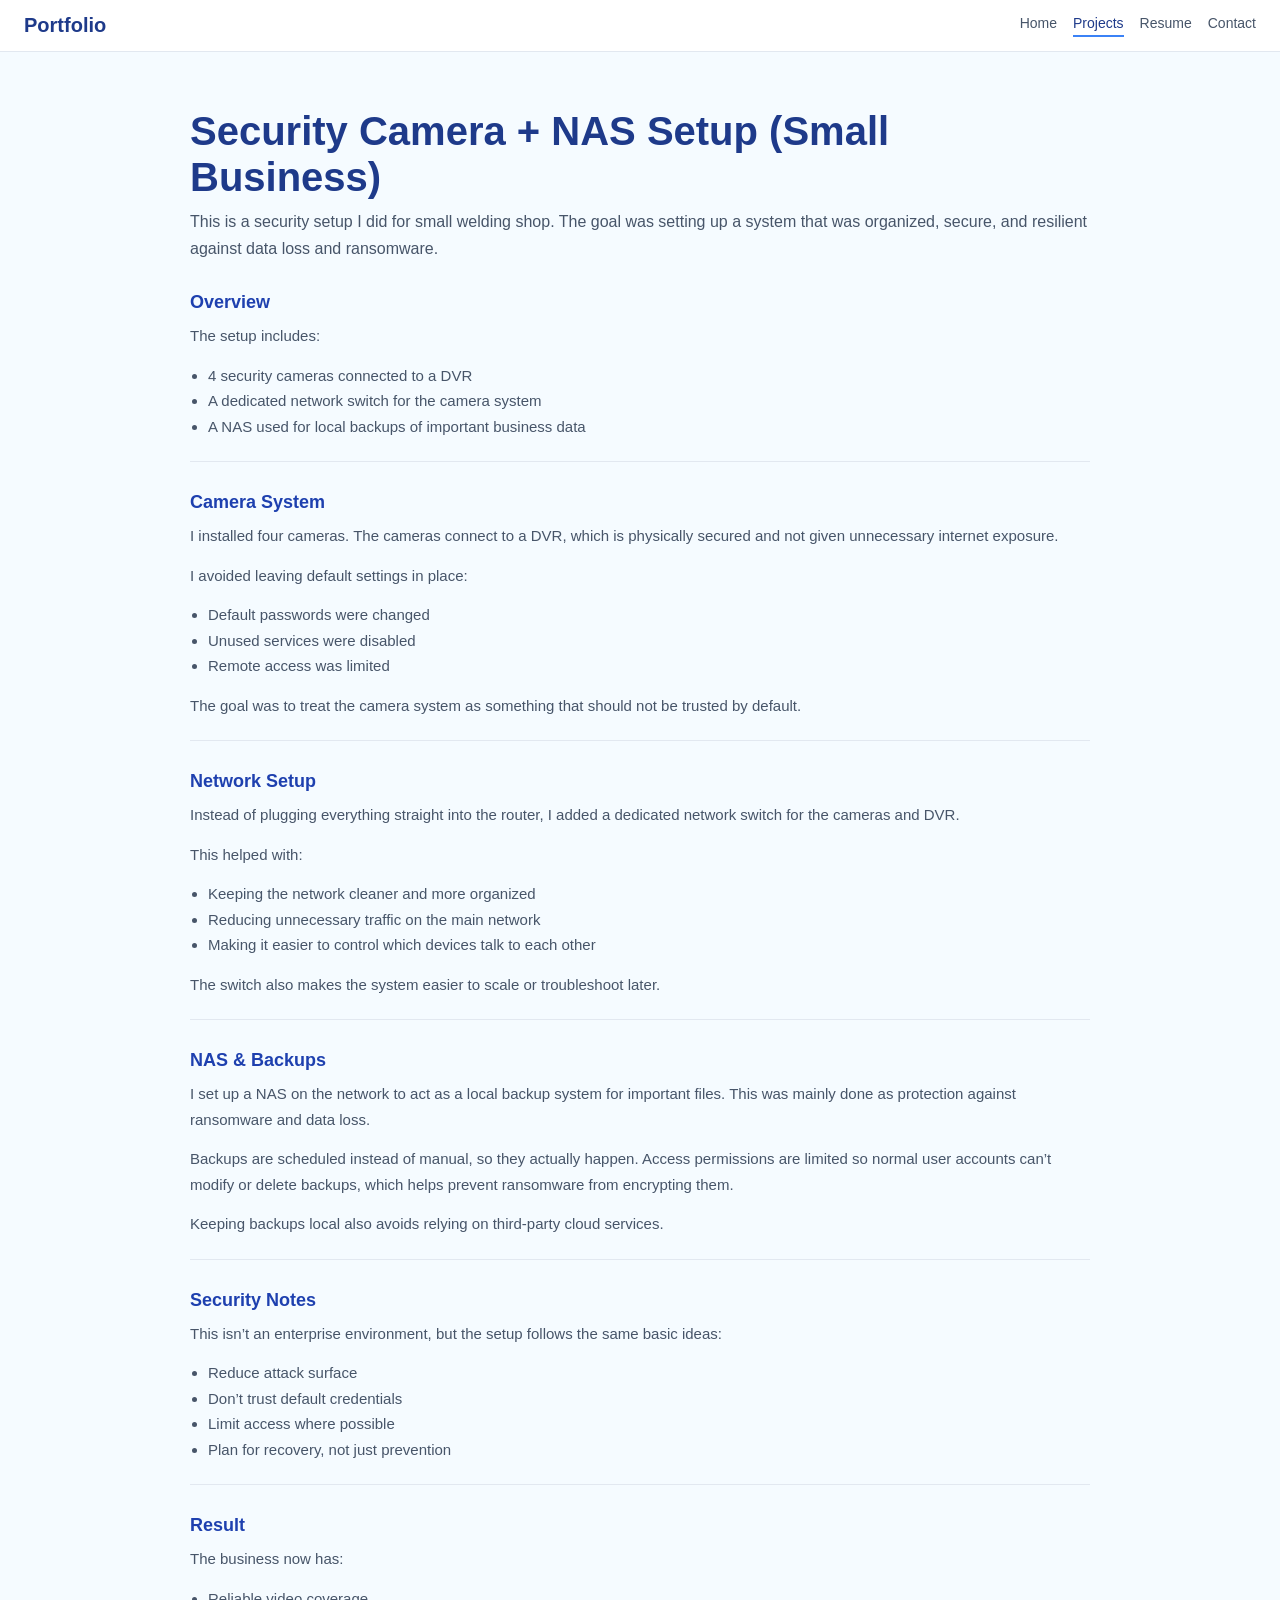
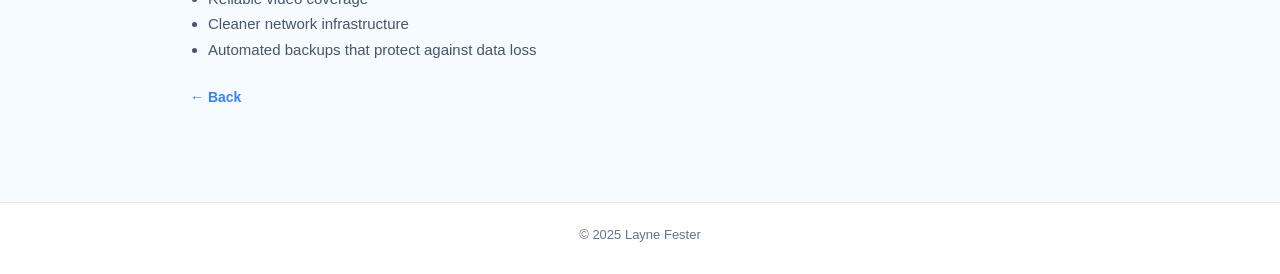
<file: camera-nas.html>
<!DOCTYPE html>
<html lang="en">
<head>
  <meta charset="UTF-8" />
  <title>Camera + NAS Setup - Portfolio</title>
  <link rel="icon" href="/tabicon.png" type="image/png">
  <meta name="viewport" content="width=device-width, initial-scale=1" />
  <meta name="description" content="Security camera + NAS backup setup (small business) by Layne Fester." />

  <style>
    html, body { margin: 0; padding: 0; }

    body {
      min-height: 100vh;
      display: flex;
      flex-direction: column;
      font-family: 'Segoe UI', Tahoma, Verdana, sans-serif;
      background: #f5fbff;
      color: #0f172a;
    }

    main { flex: 1; }

    a { text-decoration: none; }

    /* Header / Nav (matches your existing site layout) */
    .site-header {
      background: #ffffff;
      border-bottom: 1px solid #e2e8f0;
      padding: 14px 24px;
      display: flex;
      align-items: center;
      justify-content: space-between;
      position: sticky;
      top: 0;
      z-index: 20;
    }

    .site-title {
      font-size: 20px;
      font-weight: 700;
      color: #1e3a8a;
    }

    .site-nav {
      display: flex;
      gap: 16px;
    }

    .nav-link {
      font-size: 14px;
      font-weight: 500;
      color: #475569;
      padding-bottom: 4px;
      border-bottom: 2px solid transparent;
    }

    .nav-link:hover { color: #1e3a8a; }

    .nav-link.active {
      color: #1e3a8a;
      border-bottom-color: #3b82f6;
    }

    /* Footer */
    .site-footer {
      text-align: center;
      padding: 24px 16px 32px;
      font-size: 13px;
      color: #64748b;
      border-top: 1px solid #e2e8f0;
      background: #ffffff;
      margin-top: 40px;
    }

    /* Page content */
    .wrap {
      max-width: 900px;
      margin: 0 auto;
      padding: 56px 20px;
    }

    h1 {
      margin: 0 0 8px 0;
      font-size: 40px;
      font-weight: 700;
      color: #1e3a8a;
      line-height: 1.15;
    }

    .subtitle {
      margin: 0 0 28px 0;
      color: #475569;
      font-size: 16px;
      line-height: 1.7;
    }

    h2 {
      margin: 30px 0 10px 0;
      font-size: 18px;
      font-weight: 700;
      color: #1e40af;
    }

    p {
      margin: 0 0 14px 0;
      color: #475569;
      line-height: 1.7;
      font-size: 15px;
    }

    ul {
      margin: 8px 0 14px 0;
      padding-left: 18px;
      color: #475569;
      line-height: 1.7;
      font-size: 15px;
    }

    hr {
      border: none;
      border-top: 1px solid #e2e8f0;
      margin: 22px 0;
    }

    .small-note {
      margin-top: 10px;
      font-size: 13px;
      color: #64748b;
      line-height: 1.6;
    }

    .back-row {
      margin-top: 26px;
    }

    .back-link {
      display: inline-block;
      font-size: 14px;
      font-weight: 600;
      color: #3b82f6;
    }

    .back-link:hover { color: #1e3a8a; }
		
		/* Mobile nav spacing fix */
	@media (max-width: 520px) {
	  .site-header {
		flex-direction: column;
		align-items: flex-start;
		gap: 10px;
		padding: 12px 16px;
	  }

	  .site-title {
		font-size: 18px;
	  }

	  .site-nav {
		width: 100%;
		display: flex;
		flex-wrap: wrap;   /* allows wrapping if needed */
		gap: 10px;         /* tighter than 16px */
	  }

	  .nav-link {
		font-size: 13px;
		padding-bottom: 2px;
	  }
	}

  </style>
</head>

<body>
  <header class="site-header">
    <div class="site-title">Portfolio</div>
    <nav class="site-nav">
      <a href="index.html" class="nav-link">Home</a>
      <a href="camera-nas.html" class="nav-link active">Projects</a>
      <a href="resume.html" class="nav-link">Resume</a>
      <a href="contact.html" class="nav-link">Contact</a>

    </nav>
  </header>

  <main>
    <div class="wrap">
      <h1>Security Camera + NAS Setup (Small Business)</h1>
      <p class="subtitle">
        This is a security setup I did for small welding shop. The goal was setting up a system that was organized,
        secure, and resilient against data loss and ransomware.
      </p>

      <h2>Overview</h2>
      <p>The setup includes:</p>
      <ul>
        <li>4 security cameras connected to a DVR</li>
        <li>A dedicated network switch for the camera system</li>
        <li>A NAS used for local backups of important business data</li>
      </ul>

      <hr />

      <h2>Camera System</h2>
      <p>
        I installed four cameras. The cameras connect to a DVR, which is physically secured and not given unnecessary internet exposure.
      </p>
      <p>I avoided leaving default settings in place:</p>
      <ul>
        <li>Default passwords were changed</li>
        <li>Unused services were disabled</li>
        <li>Remote access was limited</li>
      </ul>
      <p>The goal was to treat the camera system as something that should not be trusted by default.</p>

      <hr />

      <h2>Network Setup</h2>
      <p>
        Instead of plugging everything straight into the router, I added a dedicated network switch for the cameras and DVR.
      </p>
      <p>This helped with:</p>
      <ul>
        <li>Keeping the network cleaner and more organized</li>
        <li>Reducing unnecessary traffic on the main network</li>
        <li>Making it easier to control which devices talk to each other</li>
      </ul>
      <p>The switch also makes the system easier to scale or troubleshoot later.</p>

      <hr />

      <h2>NAS &amp; Backups</h2>
      <p>
        I set up a NAS on the network to act as a local backup system for important files. This was mainly done as protection against ransomware and data loss.
      </p>
      <p>
        Backups are scheduled instead of manual, so they actually happen. Access permissions are limited so normal user accounts can’t modify or delete backups,
        which helps prevent ransomware from encrypting them.
      </p>
      <p>Keeping backups local also avoids relying on third-party cloud services.</p>

      <hr />

      <h2>Security Notes</h2>
      <p>This isn’t an enterprise environment, but the setup follows the same basic ideas:</p>
      <ul>
        <li>Reduce attack surface</li>
        <li>Don’t trust default credentials</li>
        <li>Limit access where possible</li>
        <li>Plan for recovery, not just prevention</li>
      </ul>

      <hr />

      <h2>Result</h2>
      <p>The business now has:</p>
      <ul>
        <li>Reliable video coverage</li>
        <li>Cleaner network infrastructure</li>
        <li>Automated backups that protect against data loss</li>
      </ul>

      <div class="back-row">
        <a class="back-link" href="projects.html">← Back</a>
      </div>
    </div>
  </main>

  <footer class="site-footer">© 2025 Layne Fester</footer>
</body>
</html>
</file>
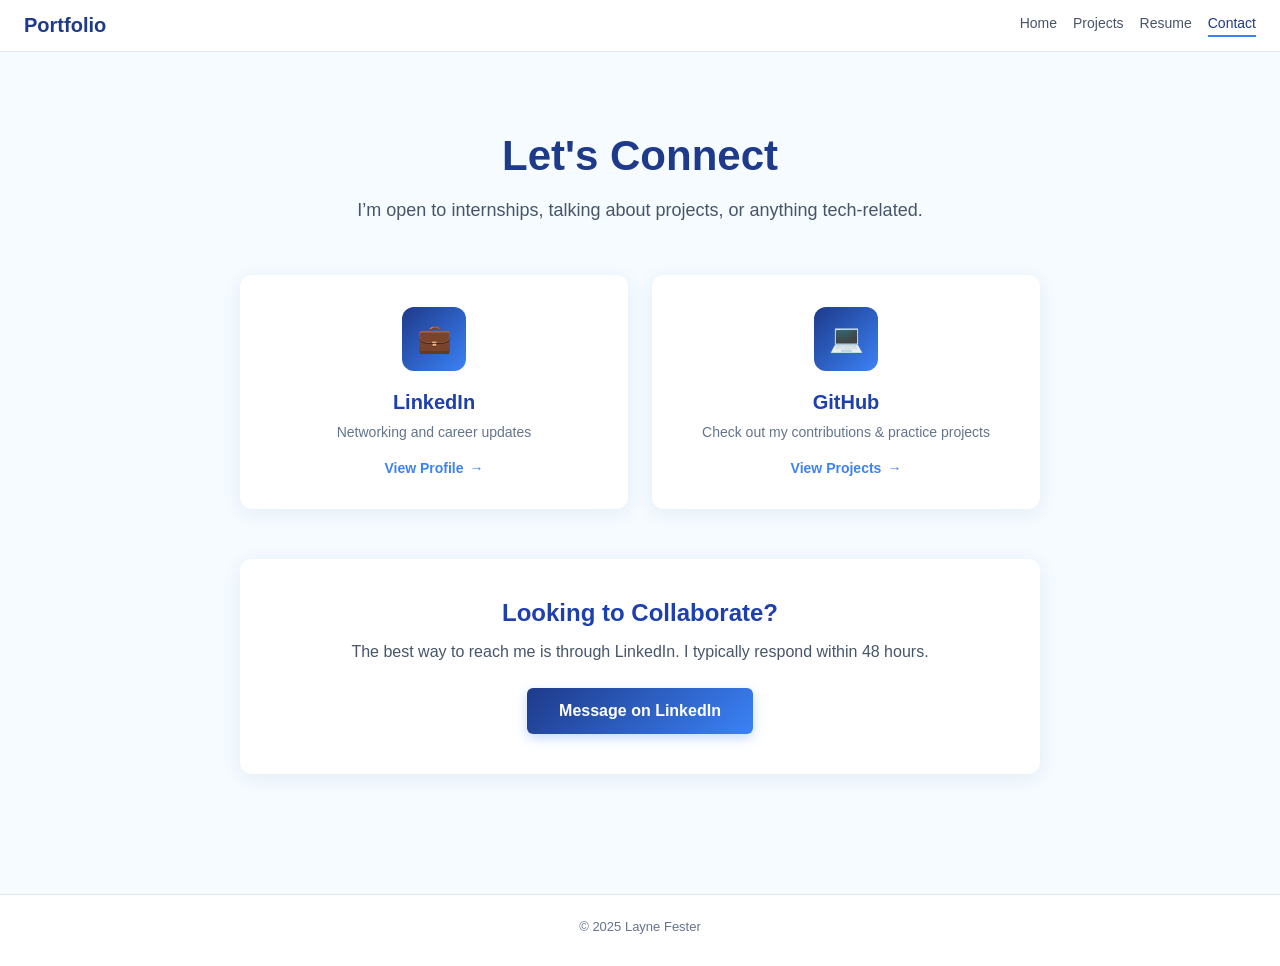
<file: contact.html>
<!DOCTYPE html>
<html lang="en">
<head>
  <meta charset="UTF-8" />
  <title>Contact - Portfolio</title>
  <link rel="icon" href="/tabicon.png" type="image/png">
  <meta name="viewport" content="width=device-width, initial-scale=1" />
  <meta name="description" content="Contact information for Layne Fester - LinkedIn and GitHub." />
  <style>
    html, body {
      margin: 0;
      padding: 0;
    }

    /* Sticky footer layout */
    body {
      min-height: 100vh;
      display: flex;
      flex-direction: column;
      font-family: 'Segoe UI', Tahoma, Verdana, sans-serif;
      background: #f5fbff;
      color: #0f172a;
    }

    main {
      flex: 1;
    }

    a {
      text-decoration: none;
    }

    /* Header / Nav */
    .site-header {
      background: #ffffff;
      border-bottom: 1px solid #e2e8f0;
      padding: 14px 24px;
      display: flex;
      align-items: center;
      justify-content: space-between;
      position: sticky;
      top: 0;
      z-index: 20;
    }

    .site-title {
      font-size: 20px;
      font-weight: 700;
      color: #1e3a8a;
    }

    .site-nav {
      display: flex;
      gap: 16px;
    }

    .nav-link {
      font-size: 14px;
      font-weight: 500;
      color: #475569;
      padding-bottom: 4px;
      border-bottom: 2px solid transparent;
    }

    .nav-link:hover {
      color: #1e3a8a;
    }

    .nav-link.active {
      color: #1e3a8a;
      border-bottom-color: #3b82f6;
    }

    .site-footer {
      text-align: center;
      padding: 24px 16px 32px;
      font-size: 13px;
      color: #64748b;
      border-top: 1px solid #e2e8f0;
      background: #ffffff;
      margin-top: 40px;
    }

    /* Contact styles */
    .contact-container {
      background: #f5fbff;
      padding: 80px 20px;
      font-family: 'Segoe UI', Tahoma, Verdana, sans-serif;
    }
    
    .contact-wrapper {
      max-width: 800px;
      margin: 0 auto;
    }
    
    .contact-header {
      text-align: center;
      margin-bottom: 50px;
    }
    
    .contact-header h2 {
      font-size: 42px;
      font-weight: 700;
      color: #1e3a8a;
      margin: 0 0 16px 0;
    }
    
    .contact-header p {
      font-size: 18px;
      color: #475569;
      line-height: 1.6;
      max-width: 600px;
      margin: 0 auto;
    }
    
    .contact-grid {
      display: grid;
      grid-template-columns: repeat(auto-fit, minmax(250px, 1fr));
      gap: 24px;
      margin-bottom: 50px;
    }
    
    .contact-card {
      background: white;
      padding: 32px 28px;
      border-radius: 12px;
      box-shadow: 0 4px 20px rgba(30, 58, 138, 0.08);
      text-align: center;
      transition: all 0.3s ease;
      text-decoration: none;
      display: block;
    }
    
    .contact-card:hover {
      transform: translateY(-4px);
      box-shadow: 0 8px 28px rgba(30, 58, 138, 0.15);
    }
    
    .contact-icon {
      width: 64px;
      height: 64px;
      background: linear-gradient(135deg, #1e3a8a, #3b82f6);
      border-radius: 12px;
      display: flex;
      align-items: center;
      justify-content: center;
      font-size: 28px;
      margin: 0 auto 20px auto;
    }
    
    .contact-card h3 {
      font-size: 20px;
      font-weight: 600;
      color: #1e40af;
      margin: 0 0 8px 0;
    }
    
    .contact-card p {
      font-size: 14px;
      color: #64748b;
      margin: 0 0 16px 0;
      line-height: 1.5;
    }
    
    .contact-link {
      color: #3b82f6;
      font-weight: 600;
      font-size: 14px;
      display: inline-flex;
      align-items: center;
      gap: 6px;
    }
    
    .contact-link::after {
      content: "→";
      transition: transform 0.2s;
    }
    
    .contact-card:hover .contact-link::after {
      transform: translateX(4px);
    }
    
    .cta-box {
      background: white;
      padding: 40px;
      border-radius: 12px;
      box-shadow: 0 4px 20px rgba(30, 58, 138, 0.08);
      text-align: center;
    }
    
    .cta-box h3 {
      font-size: 24px;
      font-weight: 600;
      color: #1e40af;
      margin: 0 0 12px 0;
    }
    
    .cta-box p {
      font-size: 16px;
      color: #475569;
      margin: 0 0 24px 0;
      line-height: 1.6;
    }
    
    .linkedin-btn {
      display: inline-block;
      padding: 14px 32px;
      background: linear-gradient(135deg, #1e3a8a, #3b82f6);
      color: white;
      border-radius: 6px;
      font-size: 16px;
      font-weight: 600;
      text-decoration: none;
      transition: all 0.3s ease;
      box-shadow: 0 4px 12px rgba(59, 130, 246, 0.3);
    }
    
    .linkedin-btn:hover {
      transform: translateY(-2px);
      box-shadow: 0 6px 16px rgba(59, 130, 246, 0.4);
    }
    
    @media (max-width: 768px) {
      .contact-header h2 {
        font-size: 32px;
      }
      
      .contact-grid {
        grid-template-columns: 1fr;
      }
      
      .cta-box {
        padding: 32px 24px;
      }
    }
		
		/* Mobile nav spacing fix */
	@media (max-width: 520px) {
	  .site-header {
		flex-direction: column;
		align-items: flex-start;
		gap: 10px;
		padding: 12px 16px;
	  }

	  .site-title {
		font-size: 18px;
	  }

	  .site-nav {
		width: 100%;
		display: flex;
		flex-wrap: wrap;   /* allows wrapping if needed */
		gap: 10px;         /* tighter than 16px */
	  }

	  .nav-link {
		font-size: 13px;
		padding-bottom: 2px;
	  }
	}

  </style>
</head>
<body>
  <header class="site-header">
    <div class="site-title">Portfolio</div>
    <nav class="site-nav">
      <a href="index.html" class="nav-link">Home</a>
	  <a href="projects.html" class="nav-link">Projects</a>
      <a href="resume.html" class="nav-link">Resume</a>
      <a href="contact.html" class="nav-link active">Contact</a>
    </nav>
  </header>

  <main>
    <div class="contact-container">
      <div class="contact-wrapper">
        <div class="contact-header">
          <h2>Let's Connect</h2>
          <p>I’m open to internships, talking about projects, or anything tech-related.</p>
        </div>
        
        <div class="contact-grid">
          <a href="https://linkedin.com/in/layne-fester-34b1992a0" target="_blank" rel="noopener noreferrer" class="contact-card">
            <div class="contact-icon">💼</div>
            <h3>LinkedIn</h3>
            <p>Networking and career updates</p>
            <span class="contact-link">View Profile</span>
          </a>
          
          <a href="https://github.com/rak666x" target="_blank" rel="noopener noreferrer" class="contact-card">
            <div class="contact-icon">💻</div>
            <h3>GitHub</h3>
            <p>Check out my contributions & practice projects</p>
            <span class="contact-link">View Projects</span>
          </a>
        </div>
        
        <div class="cta-box">
          <h3>Looking to Collaborate?</h3>
          <p>The best way to reach me is through LinkedIn. I typically respond within 48 hours.</p>
          <a href="https://linkedin.com/in/layne-fester-34b1992a0" target="_blank" class="linkedin-btn">Message on LinkedIn</a>
        </div>
      </div>
    </div>
  </main>

  <footer class="site-footer">
    © 2025 Layne Fester
  </footer>
</body>
</html>
</file>
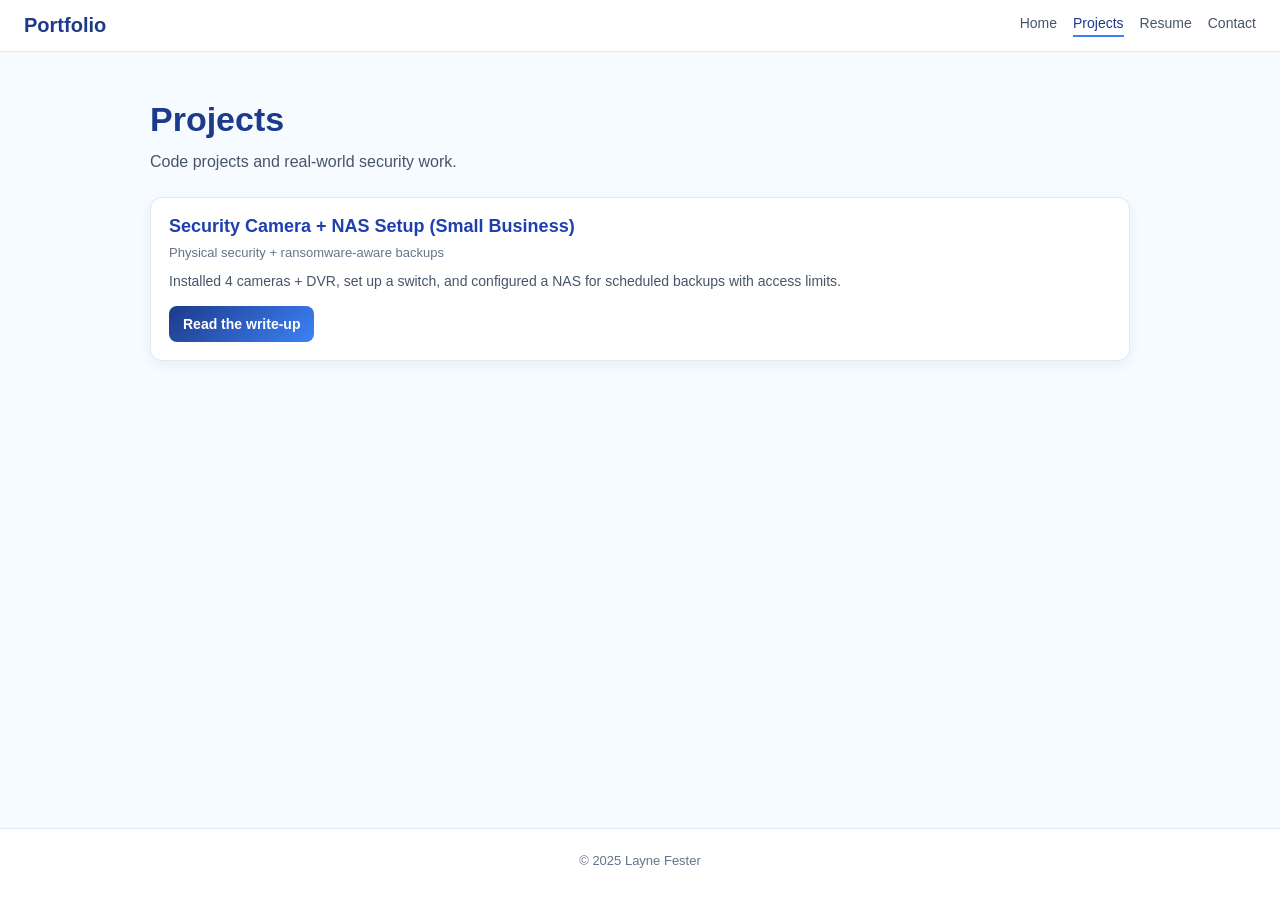
<file: projects.html>
<!DOCTYPE html>
<html lang="en">
<head>
  <meta charset="UTF-8" />
  <title>Projects - Layne Fester</title>
  <link rel="icon" href="/tabicon.png" type="image/png">
  <meta name="viewport" content="width=device-width, initial-scale=1" />
  <meta name="description" content="Projects and case studies by Layne Fester." />
  <style>
    html, body { margin:0; padding:0; }
    body {
      min-height:100vh; display:flex; flex-direction:column;
      font-family:'Segoe UI', Tahoma, Verdana, sans-serif;
      background:#f5fbff; color:#0f172a;
    }
    main { flex:1; }
    a { text-decoration:none; }
    .site-header {
      background:#fff; border-bottom:1px solid #e2e8f0;
      padding:14px 24px; display:flex; align-items:center; justify-content:space-between;
      position:sticky; top:0; z-index:20;
    }
    .site-title { font-size:20px; font-weight:700; color:#1e3a8a; }
    .site-nav { display:flex; gap:16px; }
    .nav-link { font-size:14px; font-weight:500; color:#475569; padding-bottom:4px; border-bottom:2px solid transparent; }
    .nav-link:hover { color:#1e3a8a; }
    .nav-link.active { color:#1e3a8a; border-bottom-color:#3b82f6; }
    .site-footer {
      text-align:center; padding:24px 16px 32px; font-size:13px; color:#64748b;
      border-top:1px solid #e2e8f0; background:#fff; margin-top:40px;
    }

    .wrap { max-width: 980px; margin: 0 auto; padding: 48px 20px; }
    h1 { margin: 0 0 10px 0; font-size: 34px; color:#1e3a8a; }
    p { margin: 0 0 22px 0; color:#475569; line-height:1.6; }

    .grid { display:grid; grid-template-columns: repeat(auto-fit, minmax(260px, 1fr)); gap:16px; }
    .card {
      background:#fff; border:1px solid #e2e8f0; border-radius:12px;
      padding:18px; box-shadow: 0 4px 14px rgba(30,58,138,0.06);
    }
    .card h2 { margin:0 0 8px 0; font-size:18px; color:#1e40af; }
    .meta { font-size:13px; color:#64748b; margin-bottom:10px; }
    .card p { margin:0 0 14px 0; font-size:14px; color:#475569; }
    .btn {
      display:inline-block; padding:10px 14px; border-radius:8px;
      background: linear-gradient(135deg,#1e3a8a,#3b82f6);
      color:#fff; font-weight:600; font-size:14px;
    }
	/* Mobile nav: single line, no wrap, no visible scrollbar */
	@media (max-width: 520px) {
	  .site-header {
		padding: 12px 14px;
		flex-direction: row;         /* keep one line */
		align-items: center;
		gap: 12px;
	  }

	  .site-title {
		font-size: 16px;
		flex: 0 0 auto;
	  }

	  .site-nav {
		flex: 1;
		display: flex;
		justify-content: flex-end;
		gap: 12px;

		flex-wrap: nowrap;           /* no wrapping */
		overflow-x: auto;            /* allows swipe if needed */
		white-space: nowrap;
		-webkit-overflow-scrolling: touch;

		scrollbar-width: none;       /* Firefox hide scrollbar */
	  }

	  .site-nav::-webkit-scrollbar {
		display: none;               /* Chrome/Safari hide scrollbar */
	  }

	  .nav-link {
		font-size: 13px;
		padding-bottom: 2px;
		flex: 0 0 auto;
	  }
	}

  </style>
</head>
<body>
  <header class="site-header">
    <div class="site-title">Portfolio</div>
    <nav class="site-nav">
      <a href="index.html" class="nav-link">Home</a>
      <a href="projects.html" class="nav-link active">Projects</a>
      <a href="resume.html" class="nav-link">Resume</a>
      <a href="contact.html" class="nav-link">Contact</a>
    </nav>
  </header>

  <main>
    <div class="wrap">
      <h1>Projects</h1>
      <p>Code projects and real-world security work.</p>

      <div class="grid">
        <div class="card">
          <h2>Security Camera + NAS Setup (Small Business)</h2>
          <div class="meta">Physical security + ransomware-aware backups</div>
          <p>Installed 4 cameras + DVR, set up a switch, and configured a NAS for scheduled backups with access limits.</p>
          <a class="btn" href="camera-nas.html">Read the write-up</a>
        </div>

        <!-- Add 1–3 more cards -->

      </div>
    </div>
  </main>

  <footer class="site-footer">© 2025 Layne Fester</footer>
</body>
</html>
</file>
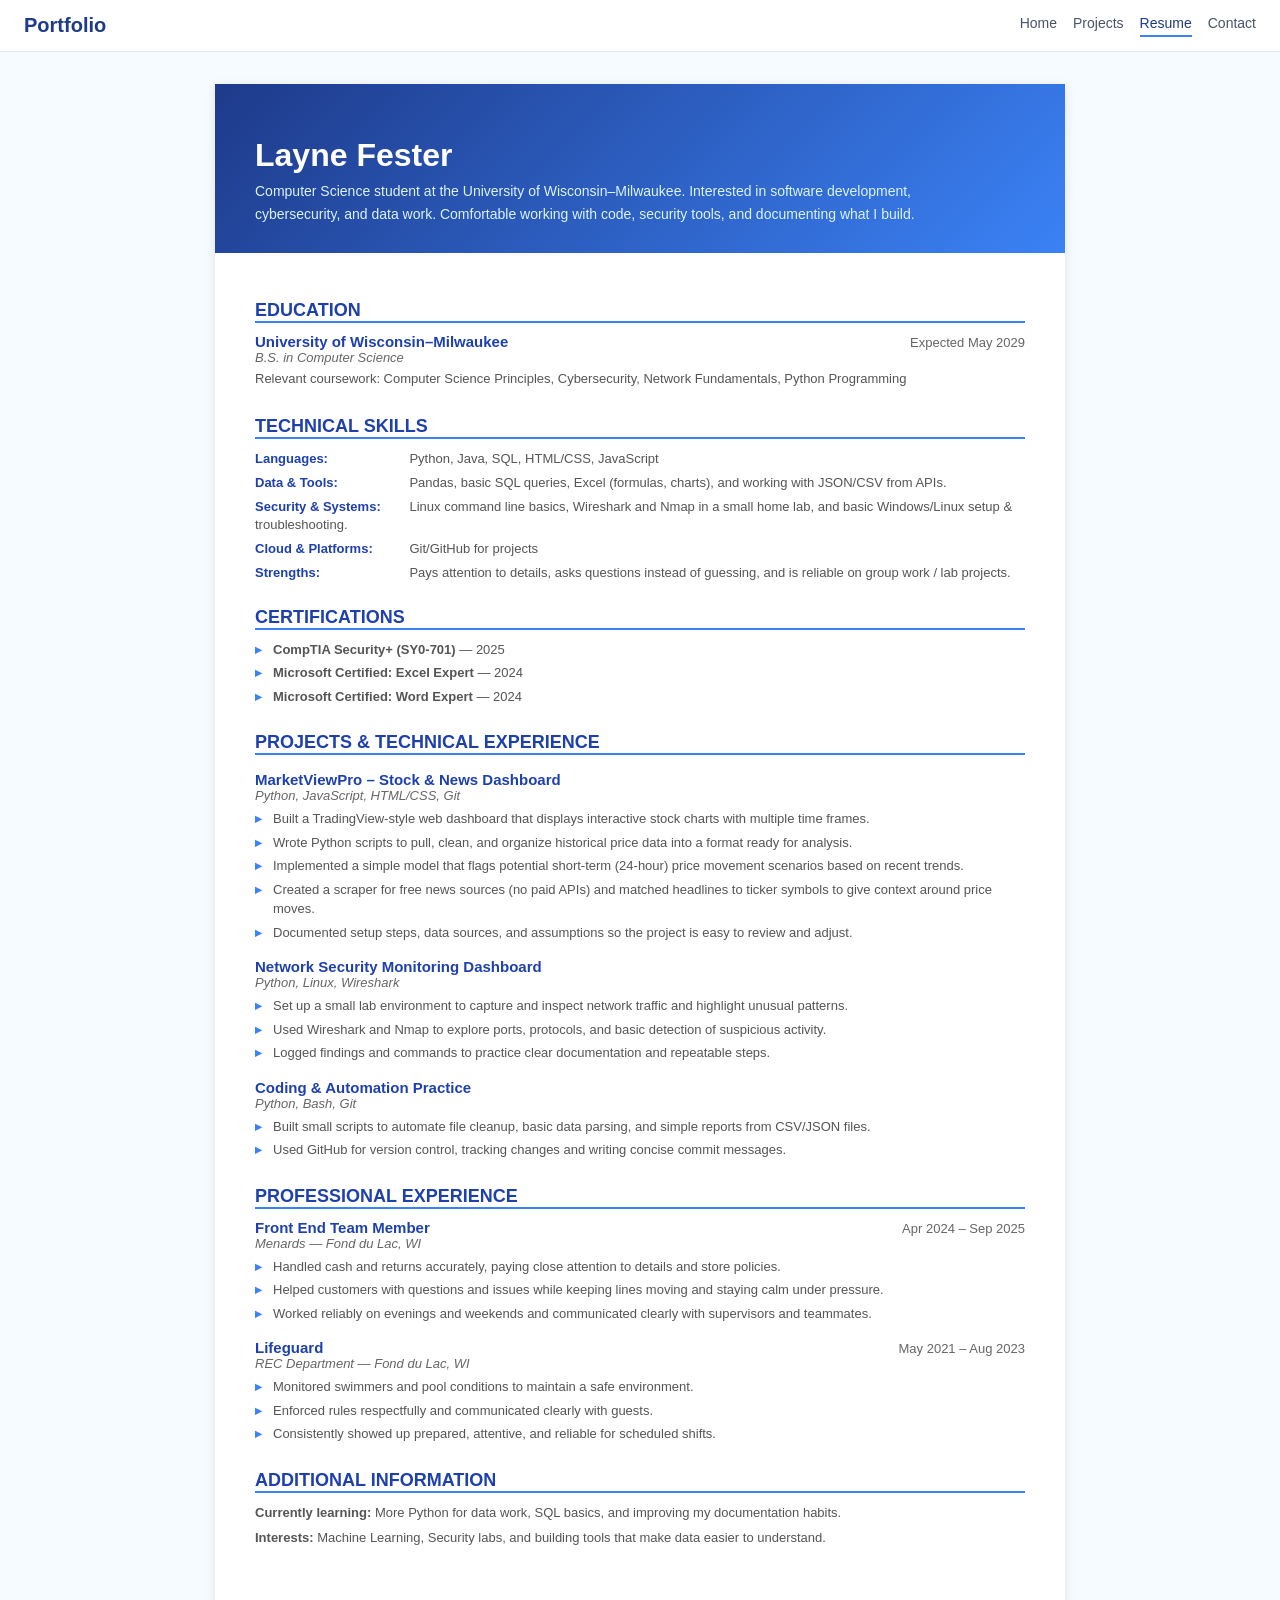
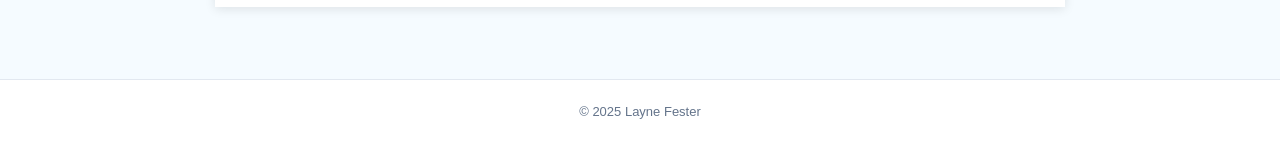
<file: resume.html>
<!DOCTYPE html>
<html lang="en">
<head>
  <meta charset="UTF-8" />
  <title>Resume - Portfolio</title>
  <link rel="icon" href="/tabicon.png" type="image/png">
  <meta name="viewport" content="width=device-width, initial-scale=1" />
  <meta name="description" content="Resume of Layne Fester, Computer Science student at UW-Milwaukee." />
  <style>
    html, body {
      margin: 0;
      padding: 0;
    }

    /* Sticky footer layout */
    body {
      min-height: 100vh;
      display: flex;
      flex-direction: column;
      font-family: 'Segoe UI', Tahoma, Verdana, sans-serif;
      background: #f5fbff;
      color: #0f172a;
    }

    main {
      flex: 1;
    }

    a {
      text-decoration: none;
    }

    /* Header / Nav */
    .site-header {
      background: #ffffff;
      border-bottom: 1px solid #e2e8f0;
      padding: 14px 24px;
      display: flex;
      align-items: center;
      justify-content: space-between;
      position: sticky;
      top: 0;
      z-index: 20;
    }

    .site-title {
      font-size: 20px;
      font-weight: 700;
      color: #1e3a8a;
    }

    .site-nav {
      display: flex;
      gap: 16px;
    }

    .nav-link {
      font-size: 14px;
      font-weight: 500;
      color: #475569;
      padding-bottom: 4px;
      border-bottom: 2px solid transparent;
    }

    .nav-link:hover {
      color: #1e3a8a;
    }

    .nav-link.active {
      color: #1e3a8a;
      border-bottom-color: #3b82f6;
    }

    .site-footer {
      text-align: center;
      padding: 24px 16px 32px;
      font-size: 13px;
      color: #64748b;
      border-top: 1px solid #e2e8f0;
      background: #ffffff;
      margin-top: 40px;
    }

    /* Resume styles */
    .resume-container {
      max-width: 850px;
      margin: 32px auto;
      background: white;
      box-shadow: 0 2px 10px rgba(0,0,0,0.1);
      font-family: 'Segoe UI',Tahoma,Verdana,sans-serif;
      color:#333;
    }
    .header {
      background:linear-gradient(135deg,#1e3a8a,#3b82f6);
      color:white;
      padding:32px 40px 24px 40px;
    }
    .header h1 {
      font-size:32px;
      font-weight:600;
      margin-bottom:6px;
    }
    .header .tagline {
      font-size:14px;
      line-height:1.6;
      opacity:.98;
      max-width:700px;
      color:#e0f7ff;
    }
    .content {
      padding:32px 40px;
    }
    .section {
      margin-bottom:26px;
    }
    .section-title {
      color:#1e40af;
      font-size:18px;
      font-weight:600;
      margin-bottom:10px;
      border-bottom:2px solid #3b82f6;
      text-transform:uppercase;
    }
    .item-header {
      display:flex;
      justify-content:space-between;
      align-items:baseline;
      gap:10px;
    }
    .item-title {
      font-weight:600;
      color:#1e40af;
      font-size:15px;
    }
    .item-subtitle {
      color:#666;
      font-size:13px;
      font-style:italic;
    }
    .item-date {
      color:#666;
      font-size:13px;
      white-space:nowrap;
    }
    .project-item {
      margin-top:16px;
    }
    .project-item:first-child {
      margin-top:0;
    }
    ul {
      list-style:none;
      padding-left:0;
      margin-top:6px;
    }
    li {
      padding-left:18px;
      position:relative;
      margin-bottom:4px;
      font-size:13px;
      line-height:1.5;
      color:#555;
    }
    li:before {
      content:"▸";
      color:#3b82f6;
      position:absolute;
      left:0;
      font-weight:bold;
    }
    .skills-grid {
      display:grid;
      gap:6px;
    }
    .skill-label {
      font-weight:600;
      color:#1e40af;
      display:inline-block;
      min-width:150px;
      font-size:13px;
    }
    .skill-content {
      color:#555;
      font-size:13px;
    }
    p {
      font-size:13px;
      color:#555;
      line-height:1.6;
      margin:4px 0;
    }

    @media (max-width: 640px) {
      .resume-container {
        margin: 16px;
      }
      .header, .content {
        padding: 24px 20px;
      }
    }
		
		/* Mobile nav spacing fix */
	@media (max-width: 520px) {
	  .site-header {
		flex-direction: column;
		align-items: flex-start;
		gap: 10px;
		padding: 12px 16px;
	  }

	  .site-title {
		font-size: 18px;
	  }

	  .site-nav {
		width: 100%;
		display: flex;
		flex-wrap: wrap;   /* allows wrapping if needed */
		gap: 10px;         /* tighter than 16px */
	  }

	  .nav-link {
		font-size: 13px;
		padding-bottom: 2px;
	  }
	}

  </style>
</head>
<body>
  <header class="site-header">
    <div class="site-title">Portfolio</div>
    <nav class="site-nav">
      <a href="index.html" class="nav-link">Home</a>
	  <a href="projects.html" class="nav-link">Projects</a>
      <a href="resume.html" class="nav-link active">Resume</a>
      <a href="contact.html" class="nav-link">Contact</a>
    </nav>
  </header>

  <main>
    <div class="resume-container">
      <div class="header">
        <h1>Layne Fester</h1>
        <p class="tagline">
          Computer Science student at the University of Wisconsin–Milwaukee.
          Interested in software development, cybersecurity, and data work. 
          Comfortable working with code, security tools, and documenting what I build.
        </p>
      </div>

      <div class="content">
        <!-- Education -->
        <div class="section">
          <h2 class="section-title">Education</h2>
          <div class="item-header">
            <div>
              <div class="item-title">University of Wisconsin–Milwaukee</div>
              <div class="item-subtitle">B.S. in Computer Science</div>
            </div>
            <div class="item-date">Expected May 2029</div>
          </div>
          <p>Relevant coursework: Computer Science Principles, Cybersecurity, Network Fundamentals, Python Programming</p>
        </div>

        <!-- Technical Skills -->
        <div class="section">
          <h2 class="section-title">Technical Skills</h2>
          <div class="skills-grid">
            <div>
              <span class="skill-label">Languages:</span>
              <span class="skill-content">Python, Java, SQL, HTML/CSS, JavaScript</span>
            </div>
            <div>
              <span class="skill-label">Data &amp; Tools:</span>
              <span class="skill-content">Pandas, basic SQL queries, Excel (formulas, charts), and working with JSON/CSV from APIs.</span>
            </div>
            <div>
              <span class="skill-label">Security &amp; Systems:</span>
              <span class="skill-content">Linux command line basics, Wireshark and Nmap in a small home lab, and basic Windows/Linux setup & troubleshooting.</span>
            </div>
            <div>
              <span class="skill-label">Cloud &amp; Platforms:</span>
              <span class="skill-content">Git/GitHub for projects</span>
            </div>
            <div>
              <span class="skill-label">Strengths:</span>
              <span class="skill-content">Pays attention to details, asks questions instead of guessing, and is reliable on group work / lab projects.</span>
            </div>
          </div>
        </div>

        <!-- Certifications -->
        <div class="section">
          <h2 class="section-title">Certifications</h2>
          <ul>
            <li><strong>CompTIA Security+ (SY0-701)</strong> — 2025</li>
            <li><strong>Microsoft Certified: Excel Expert</strong> — 2024</li>
            <li><strong>Microsoft Certified: Word Expert</strong> — 2024</li>
          </ul>
        </div>

        <!-- Projects & Technical Experience -->
        <div class="section">
          <h2 class="section-title">Projects &amp; Technical Experience</h2>

          <div class="project-item">
            <div class="item-header">
              <div>
                <div class="item-title">MarketViewPro – Stock &amp; News Dashboard</div>
                <div class="item-subtitle">Python, JavaScript, HTML/CSS, Git</div>
              </div>
            </div>
            <ul>
              <li>Built a TradingView-style web dashboard that displays interactive stock charts with multiple time frames.</li>
              <li>Wrote Python scripts to pull, clean, and organize historical price data into a format ready for analysis.</li>
              <li>Implemented a simple model that flags potential short-term (24-hour) price movement scenarios based on recent trends.</li>
              <li>Created a scraper for free news sources (no paid APIs) and matched headlines to ticker symbols to give context around price moves.</li>
              <li>Documented setup steps, data sources, and assumptions so the project is easy to review and adjust.</li>
            </ul>
          </div>

          <div class="project-item">
            <div class="item-header">
              <div>
                <div class="item-title">Network Security Monitoring Dashboard</div>
                <div class="item-subtitle">Python, Linux, Wireshark</div>
              </div>
            </div>
            <ul>
              <li>Set up a small lab environment to capture and inspect network traffic and highlight unusual patterns.</li>
              <li>Used Wireshark and Nmap to explore ports, protocols, and basic detection of suspicious activity.</li>
              <li>Logged findings and commands to practice clear documentation and repeatable steps.</li>
            </ul>
          </div>

          <div class="project-item">
            <div class="item-header">
              <div>
                <div class="item-title">Coding &amp; Automation Practice</div>
                <div class="item-subtitle">Python, Bash, Git</div>
              </div>
            </div>
            <ul>
              <li>Built small scripts to automate file cleanup, basic data parsing, and simple reports from CSV/JSON files.</li>
              <li>Used GitHub for version control, tracking changes and writing concise commit messages.</li>
            </ul>
          </div>
        </div>

        <!-- Professional Experience -->
        <div class="section">
          <h2 class="section-title">Professional Experience</h2>
          <div class="item-header">
            <div>
              <div class="item-title">Front End Team Member</div>
              <div class="item-subtitle">Menards — Fond du Lac, WI</div>
            </div>
            <div class="item-date">Apr 2024 – Sep 2025</div>
          </div>
          <ul>
            <li>Handled cash and returns accurately, paying close attention to details and store policies.</li>
            <li>Helped customers with questions and issues while keeping lines moving and staying calm under pressure.</li>
            <li>Worked reliably on evenings and weekends and communicated clearly with supervisors and teammates.</li>
          </ul>

          <div class="item-header" style="margin-top:16px;">
            <div>
              <div class="item-title">Lifeguard</div>
              <div class="item-subtitle">REC Department — Fond du Lac, WI</div>
            </div>
            <div class="item-date">May 2021 – Aug 2023</div>
          </div>
          <ul>
            <li>Monitored swimmers and pool conditions to maintain a safe environment.</li>
            <li>Enforced rules respectfully and communicated clearly with guests.</li>
            <li>Consistently showed up prepared, attentive, and reliable for scheduled shifts.</li>
          </ul>
        </div>

        <!-- Additional -->
        <div class="section">
          <h2 class="section-title">Additional Information</h2>
          <p><strong>Currently learning:</strong> More Python for data work, SQL basics, and improving my documentation habits.</p>
          <p><strong>Interests:</strong> Machine Learning, Security labs, and building tools that make data easier to understand.</p>
        </div>

      </div>
    </div>
  </main>

  <footer class="site-footer">
    © 2025 Layne Fester
  </footer>
</body>
</html>
</file>
<file: assets/site.css>
/* Layne Fester — shared site styles */

:root {
  --bg: #f6f8fb;
  --surface: #ffffff;
  --surface-2: #eef3fa;
  --text: #0f172a;
  --muted: #475569;
  --subtle: #64748b;
  --border: #e2e8f0;
  --brand: #1e3a8a;
  --accent: #2563eb;
  --accent-soft: #e0e9fb;
  --on-accent: #ffffff;
  --shadow: 0 1px 2px rgba(15, 23, 42, 0.04), 0 8px 24px rgba(15, 23, 42, 0.06);

  --radius: 10px;
  --radius-lg: 14px;
  --wide: 1080px;
  --narrow: 760px;
  --font: system-ui, -apple-system, "Segoe UI", Roboto, "Helvetica Neue", Arial, sans-serif;
  color-scheme: light;
}

@media (prefers-color-scheme: dark) {
  :root {
    --bg: #0b1120;
    --surface: #111a2e;
    --surface-2: #16223a;
    --text: #e5ecf6;
    --muted: #a8b5c8;
    --subtle: #8391a7;
    --border: #22304a;
    --brand: #c7d6f5;
    --accent: #6d9eff;
    --accent-soft: #1b2b4d;
    --on-accent: #0b1120;
    --shadow: 0 1px 2px rgba(0, 0, 0, 0.3), 0 8px 24px rgba(0, 0, 0, 0.25);
    color-scheme: dark;
  }
}

/* Base */
*, *::before, *::after { box-sizing: border-box; }
html { -webkit-text-size-adjust: 100%; }
body {
  margin: 0;
  min-height: 100vh;
  display: flex;
  flex-direction: column;
  font-family: var(--font);
  font-size: 17px;
  line-height: 1.65;
  background: var(--bg);
  color: var(--text);
}
main { flex: 1; }
img { max-width: 100%; height: auto; display: block; }
a { color: var(--accent); text-underline-offset: 3px; }
a:focus-visible, button:focus-visible { outline: 3px solid var(--accent); outline-offset: 3px; border-radius: 4px; }

h1, h2, h3 { color: var(--brand); line-height: 1.2; margin: 0; }
h1 { font-size: clamp(30px, 5vw, 42px); letter-spacing: -0.02em; }
h2 { font-size: 22px; letter-spacing: -0.01em; }
h3 { font-size: 18px; }
p { margin: 0 0 1em; }

.skip-link {
  position: absolute; left: -9999px; top: 8px;
  background: var(--surface); padding: 8px 12px; border-radius: 6px; z-index: 100;
}
.skip-link:focus { left: 12px; }

.container { width: 100%; max-width: var(--wide); margin: 0 auto; padding: 0 20px; }
.container--narrow { max-width: var(--narrow); }

/* Header */
.site-header {
  position: sticky; top: 0; z-index: 20;
  background: color-mix(in srgb, var(--surface) 92%, transparent);
  backdrop-filter: saturate(160%) blur(8px);
  border-bottom: 1px solid var(--border);
}
.site-header .container {
  display: flex; align-items: center; justify-content: space-between;
  gap: 16px; min-height: 60px;
}
.site-name { font-weight: 700; font-size: 18px; color: var(--brand); text-decoration: none; white-space: nowrap; }
.site-nav { display: flex; gap: 4px; }
.nav-link {
  font-size: 15px; font-weight: 500; color: var(--muted); text-decoration: none;
  padding: 6px 10px; border-radius: 8px;
}
.nav-link:hover { color: var(--brand); background: var(--surface-2); }
.nav-link[aria-current="page"] { color: var(--brand); background: var(--accent-soft); }

/* Footer */
.site-footer {
  margin-top: 64px; border-top: 1px solid var(--border);
  background: var(--surface); color: var(--subtle); font-size: 14px;
}
.site-footer .container {
  display: flex; flex-wrap: wrap; justify-content: space-between; gap: 8px 20px; padding-block: 24px;
}
.site-footer nav { display: flex; gap: 16px; }
.site-footer a { color: var(--subtle); }
.site-footer a:hover { color: var(--brand); }

/* Buttons */
.btn {
  display: inline-flex; align-items: center; gap: 6px;
  padding: 10px 18px; border-radius: var(--radius);
  font-size: 15px; font-weight: 600; text-decoration: none;
  background: var(--accent); color: var(--on-accent); border: 1px solid var(--accent);
  transition: transform 150ms ease, background-color 150ms ease;
}
.btn:hover { transform: translateY(-1px); }
.btn--secondary { background: var(--surface); color: var(--brand); border-color: var(--border); }
.btn--secondary:hover { border-color: var(--accent); }
.btn-row { display: flex; flex-wrap: wrap; gap: 12px; }

/* Tags */
.tags { display: flex; flex-wrap: wrap; gap: 6px; margin: 0; padding: 0; list-style: none; }
.tag {
  font-size: 13px; line-height: 1.4; color: var(--brand);
  background: var(--accent-soft); padding: 3px 10px; border-radius: 999px;
}

/* Page intro */
.page-head { padding: 56px 0 28px; }
.eyebrow { font-size: 14px; font-weight: 600; color: var(--accent); margin: 0 0 10px; }
.lede { font-size: 19px; color: var(--muted); margin: 14px 0 0; max-width: 60ch; }
.back-link { display: inline-block; font-size: 15px; margin-bottom: 20px; text-decoration: none; }
.back-link:hover { text-decoration: underline; }

/* Cards */
.card {
  background: var(--surface); border: 1px solid var(--border); border-radius: var(--radius-lg);
  padding: 22px; box-shadow: var(--shadow);
  display: flex; flex-direction: column; gap: 12px;
}
.card h2 { font-size: 20px; }
.card p { color: var(--muted); margin: 0; }
.card .meta { font-size: 14px; color: var(--subtle); margin: -4px 0 0; }
.card .btn-row { margin-top: auto; padding-top: 4px; }
.card-grid { display: grid; gap: 20px; grid-template-columns: repeat(auto-fit, minmax(300px, 1fr)); }
.card--featured { border-left: 4px solid var(--accent); }

/* Home */
.hero { padding: 64px 0 40px; }
.hero .container {
  display: grid; grid-template-columns: 1.15fr 0.85fr; gap: 56px; align-items: center;
}
.hero h1 { font-size: clamp(36px, 6vw, 52px); }
.hero .subtitle { font-size: 18px; font-weight: 500; color: var(--accent); margin: 10px 0 20px; }
.hero p { color: var(--muted); }
.hero .btn-row { margin-top: 28px; }
.hero-photo img {
  width: 100%; max-width: 420px; margin-left: auto; aspect-ratio: 1; object-fit: cover;
  border-radius: 18px; box-shadow: var(--shadow);
}
.highlights {
  display: grid; grid-template-columns: repeat(3, 1fr); gap: 20px;
  list-style: none; margin: 0; padding: 0;
}
.highlights li { background: var(--surface); border: 1px solid var(--border); border-radius: var(--radius-lg); padding: 20px; }
.highlights strong { display: block; color: var(--brand); margin-bottom: 4px; }
.highlights span { color: var(--muted); font-size: 15px; }
.highlight-badge { display: flex; align-items: center; gap: 16px; }
.highlight-badge img { width: 72px; height: 72px; flex: none; }
.highlight-badge span { display: block; }
.verify-link { display: inline-block; margin-top: 4px; font-size: 14px; font-weight: 600; }

/* Articles (case studies) */
.article h2 { margin: 40px 0 12px; }
.article ul { padding-left: 1.2em; margin: 0 0 1em; }
.article li { margin-bottom: 6px; }
.article p, .article li { color: var(--text); }
.glance {
  display: grid; grid-template-columns: repeat(auto-fit, minmax(180px, 1fr)); gap: 16px 24px;
  background: var(--surface); border: 1px solid var(--border); border-radius: var(--radius-lg);
  padding: 18px 22px; margin: 8px 0 0;
}
.glance dt { font-size: 13px; font-weight: 600; color: var(--subtle); text-transform: uppercase; letter-spacing: 0.04em; }
.glance dd { margin: 2px 0 0; }
.figure { margin: 24px 0; }
.figure img { width: 100%; border: 1px solid var(--border); border-radius: var(--radius-lg); background: #fff; }
.figure figcaption { font-size: 14px; color: var(--subtle); margin-top: 8px; }
.component-list { margin: 0; }
.component-list dt { font-weight: 600; color: var(--brand); margin-top: 14px; }
.component-list dd { margin: 2px 0 0; }

/* Résumé */
.resume { font-size: 15px; line-height: 1.55; }
.resume-head {
  display: flex; justify-content: space-between; align-items: flex-end; gap: 16px 32px;
  padding: 40px 0 24px;
}
.resume-head h1 { font-size: 32px; }
.resume-head .lede { font-size: 16px; margin-top: 10px; max-width: 70ch; }
.resume-head .btn { flex: none; }
.resume-grid { display: grid; grid-template-columns: 300px minmax(0, 1fr); gap: 20px 40px; align-items: start; }
.resume-main { grid-column: 2; grid-row: 1; }
.resume-side {
  grid-column: 1; grid-row: 1; position: sticky; top: 80px;
  background: var(--surface); border: 1px solid var(--border); border-radius: var(--radius-lg);
  padding: 4px 20px;
}
.resume-section { padding: 14px 0; border-top: 1px solid var(--border); }
.resume-section:first-child { border-top: 0; }
.resume-section > h2 {
  font-size: 12px; text-transform: uppercase; letter-spacing: 0.08em;
  color: var(--subtle); margin-bottom: 10px;
}
.resume-section p { margin: 0; }
.entry + .entry { margin-top: 14px; }
.entry-head { display: flex; justify-content: space-between; gap: 2px 16px; flex-wrap: wrap; align-items: baseline; }
.entry-title { font-weight: 700; color: var(--brand); }
.entry-date { font-size: 14px; color: var(--subtle); white-space: nowrap; }
.entry-sub { color: var(--muted); font-size: 14px; margin: 0; }
.entry ul { margin: 6px 0 0; padding-left: 1.1em; }
.entry li { margin-bottom: 3px; }
.skills { margin: 0; }
.skills dt { font-weight: 600; color: var(--brand); font-size: 14px; }
.skills dd { margin: 0 0 8px; color: var(--muted); font-size: 14px; }
.skills dd:last-child { margin-bottom: 0; }
.plain-list { list-style: none; padding: 0; margin: 0; }
.plain-list li + li { margin-top: 3px; }
.resume-side .plain-list, .resume-side p { font-size: 14px; }

/* Contact */
.contact-list { display: grid; gap: 16px; grid-template-columns: repeat(auto-fit, minmax(220px, 1fr)); }
.contact-card {
  gap: 14px;
  text-decoration: none; color: inherit;
  transition: border-color 150ms ease, transform 150ms ease;
}
.contact-card:hover { border-color: var(--accent); transform: translateY(-1px); }
.icon-tile {
  flex: none; width: 44px; height: 44px; border-radius: 12px;
  display: grid; place-items: center;
  background: var(--accent-soft); color: var(--accent);
  transition: background-color 150ms ease, color 150ms ease;
}
.contact-card:hover .icon-tile { background: var(--accent); color: var(--on-accent); }
.contact-text { display: flex; flex-direction: column; gap: 2px; min-width: 0; }
.contact-card .label { font-size: 13px; font-weight: 600; color: var(--subtle); text-transform: uppercase; letter-spacing: 0.04em; }
.contact-card .value { font-weight: 600; color: var(--accent); overflow-wrap: anywhere; }
.contact-card .hint { font-size: 14px; color: var(--subtle); }
.location { display: flex; align-items: center; gap: 8px; margin-top: 28px; color: var(--muted); }
.location .icon { color: var(--accent); }

/* Shared helpers */
.page-actions { margin-top: 20px; }
.icon { display: block; }

/* Responsive (desktop rules above stay untouched) */
@media (max-width: 899px) {
  .resume-head { flex-direction: column; align-items: flex-start; padding-top: 32px; }
  .resume-grid { display: flex; flex-direction: column; align-items: stretch; gap: 0; }
  .resume-main, .resume-side { display: contents; }
  .resume-section, .resume-section:first-child { border-top: 1px solid var(--border); }
  .resume-section.r-exp { order: 1; border-top: 0; }
  .r-proj { order: 2; }
  .r-edu { order: 3; }
  .r-cert { order: 4; }
  .r-skills { order: 5; }
  .r-add { order: 6; }
  .r-inv { order: 7; }
}
@media (max-width: 820px) {
  .hero .container { grid-template-columns: 1fr; gap: 32px; }
  .hero-photo { order: -1; }
  .hero-photo img { max-width: 220px; margin: 0; }
  .highlights { grid-template-columns: 1fr; }
}
@media (max-width: 560px) {
  body { font-size: 16px; }
  .site-header .container { flex-wrap: wrap; gap: 0 12px; padding-block: 8px 4px; }
  .site-nav { width: 100%; margin-left: -10px; }
  .nav-link { font-size: 14px; padding: 11px 10px; }
  .page-head { padding: 36px 0 20px; }
  .hero { padding-top: 36px; }
  .hero .subtitle { font-size: 16px; }
  .hero .subtitle .sep { display: none; }
  .hero .subtitle span { display: block; }
  .entry-head { display: block; }
  .entry-date { display: block; }
  .glance { grid-template-columns: 1fr; gap: 12px; }
  .figure figcaption { font-size: 13px; }
}
@media (max-width: 380px) {
  .site-nav { justify-content: space-between; margin-left: -8px; margin-right: -8px; width: calc(100% + 16px); }
  .nav-link { padding-inline: 8px; }
}
@media (prefers-reduced-motion: reduce) {
  * { transition: none !important; }
}
</file>
